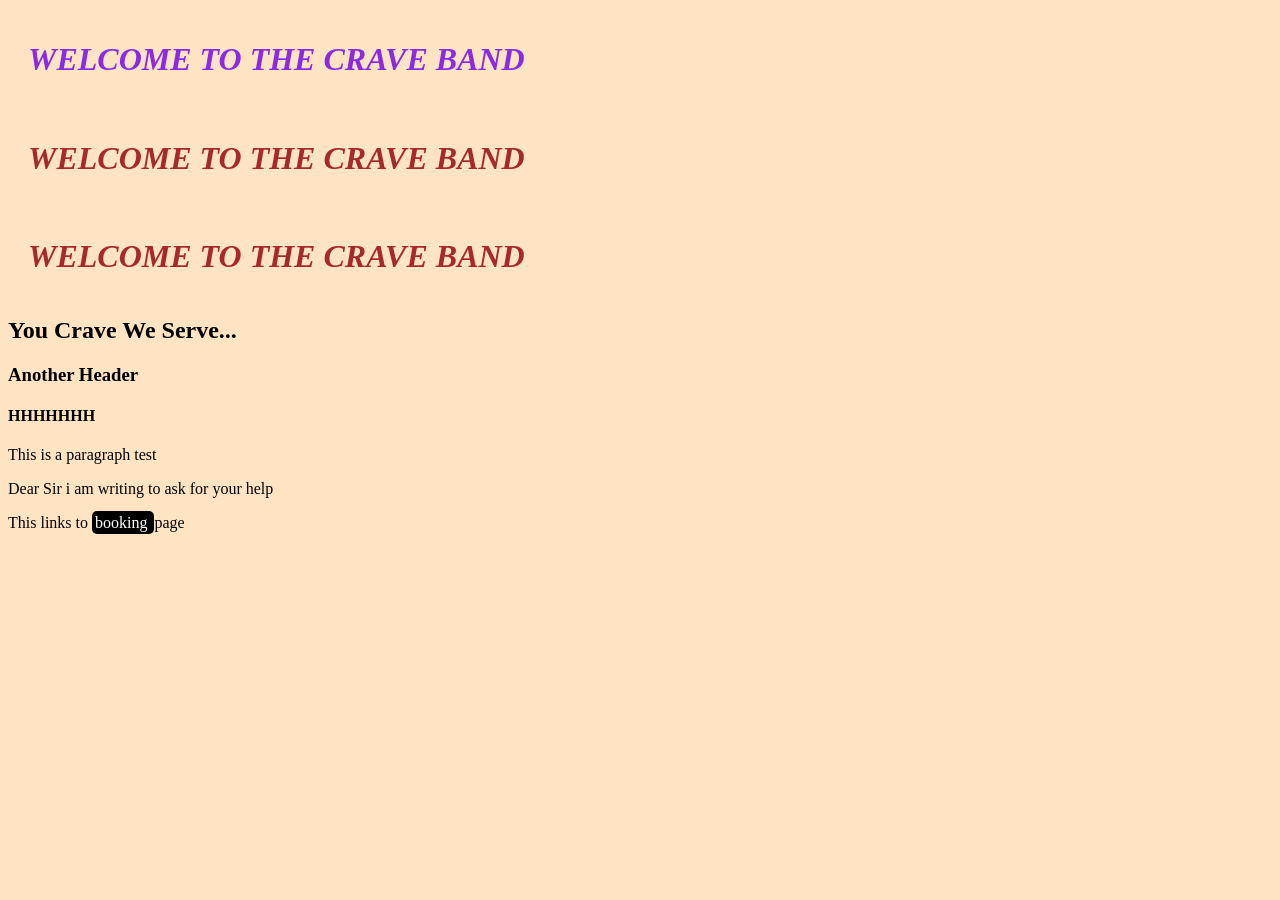
<file: index.html>
<!DOCTYPE html>
<html lang="en">
<head>
    <style>
h1 {
color: brown;
font-style: oblique;
padding: 20px;
}

.main-Header {
    color: blueviolet;
}
body {
background-color:bisque;
}

.button {
    background-color: black;
    padding: 3px;
    color: white;
    text-decoration: none;
    border-radius: 5px;
}




    </style>
    <meta charset="UTF-8">
    <meta name="viewport" content="width=device-width, initial-scale=1.0">
    <title>My first website</title>

</head>
<body>
    <h1 class="main-Header">WELCOME TO THE CRAVE BAND</h1>
    <h1>WELCOME TO THE CRAVE BAND</h1>
     <h1>WELCOME TO THE CRAVE BAND</h1>
<!-- example of inline styling in html-->
    <h2>You Crave We Serve...</h2>
    <h3>Another Header</h3>
    <h4>HHHHHHH</h4>
    <p>This is a paragraph test</p>
    

    <!-- <p>trying paragraph on vs code-->


    </p>

    <p> 
        Dear Sir i am writing to ask for your help
    </p>

    <div>
        <p></p>
    </div>


<p>This links to <a class="button" href="about.html">booking </a> page</p>
</body>
</html>
</file>
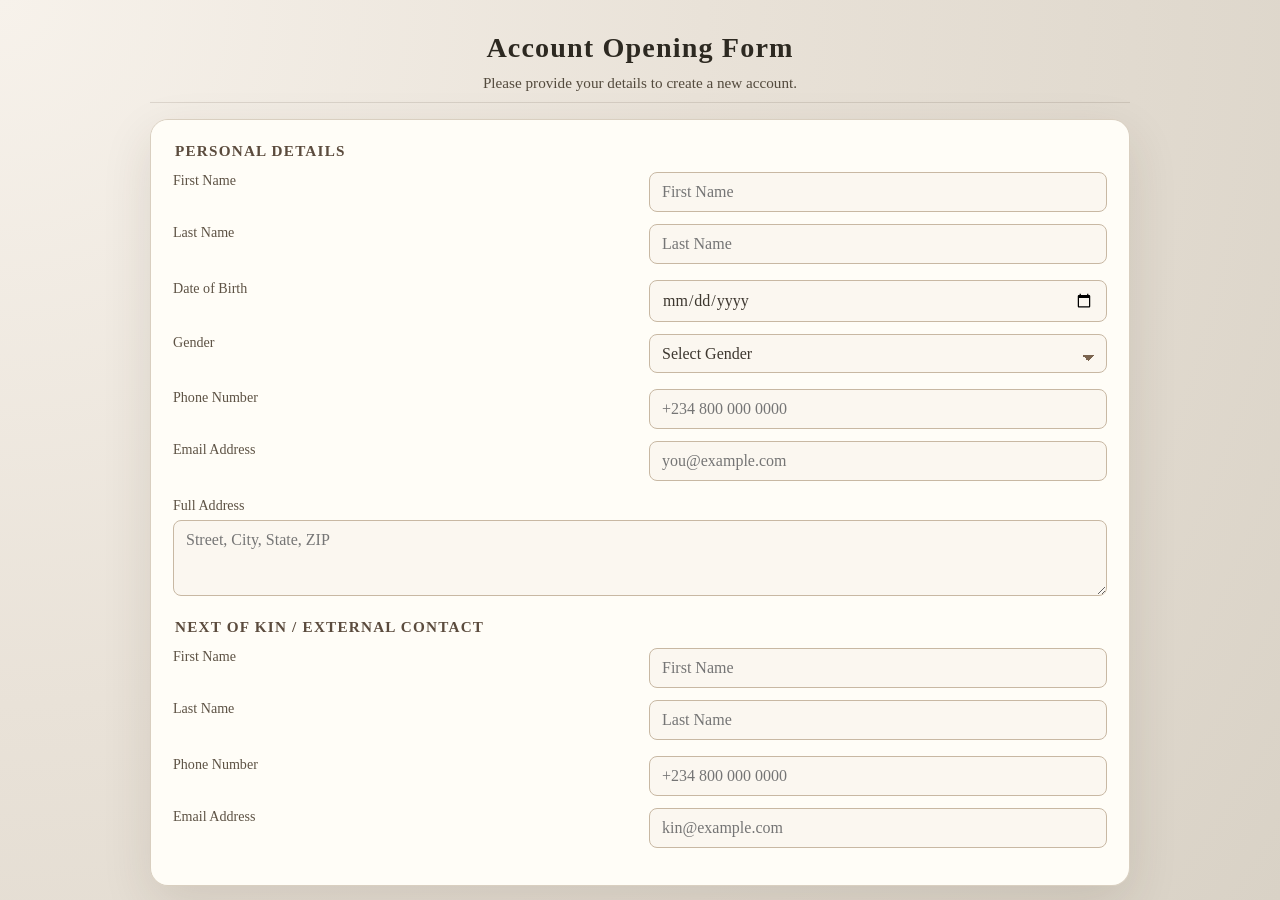
<file: Account_opening_form/index.html>
<!DOCTYPE html>
<html lang="en">
<head>
<meta charset="UTF-8">
<link rel="stylesheet" href="index.css">
<meta name="viewport" content="width=device-width, initial-scale=1.0">
<title>Account Opening Form</title>
</head>

<body>
<main class="page-wrap">
<section class="hero">
<h1>Account Opening Form</h1>
<p>Please provide your details to create a new account.</p>
</section>

<form class="form-container">
<fieldset class="section personal-info">
<legend>Personal Details</legend>
<div class="field-row">
<label for="first-name">First Name</label>
<input id="first-name" name="first-name" type="text" placeholder="First Name" required>
<label for="last-name">Last Name</label>
<input id="last-name" name="last-name" type="text" placeholder="Last Name" required>
</div>
<div class="field-row">
<label for="dob">Date of Birth</label>
<input id="dob" name="dob" type="date" required>
<label for="gender">Gender</label>
<select id="gender" name="gender" required>
<option value="">Select Gender</option>
<option value="female">Female</option>
<option value="male">Male</option>
<option value="other">Other</option>
</select>
</div>
<div class="field-row">
<label for="phone">Phone Number</label>
<input id="phone" name="phone" type="tel" placeholder="+234 800 000 0000" required>
<label for="email">Email Address</label>
<input id="email" name="email" type="email" placeholder="you@example.com" required>
</div>
<label for="address">Full Address</label>
<textarea id="address" name="address" rows="3" placeholder="Street, City, State, ZIP" required></textarea>
</fieldset>

<fieldset class="section external-contact">
<legend>Next of Kin / External Contact</legend>
<div class="field-row">
<label for="kin-first-name">First Name</label>
<input id="kin-first-name" name="kin-first-name" type="text" placeholder="First Name" required>
<label for="kin-last-name">Last Name</label>
<input id="kin-last-name" name="kin-last-name" type="text" placeholder="Last Name" required>
</div>
<div class="field-row">
<label for="kin-phone">Phone Number</label>
<input id="kin-phone" name="kin-phone" type="tel" placeholder="+234 800 000 0000" required>
<label for="kin-email">Email Address</label>
<input id="kin-email" name="kin-email" type="email" placeholder="kin@example.com" required>
</div>
</fieldset>

<fieldset class="section account-info">
<legend>Account Information</legend>
<div class="field-row">
<label for="account-type">Account Type</label>
<select id="account-type" name="account-type" required>
<option value="">Choose Account Type</option>
<option value="savings">Savings</option>
<option value="current">Current</option>
<option value="domiciliary">Domiciliary</option>
</select>
<label for="id-type">ID Type</label>
<select id="id-type" name="id-type" required>
<option value="">Choose ID Type</option>
<option value="voters-card">Voter's Card</option>
<option value="drivers-license">Driver's License</option>
<option value="passport">International Passport</option>
<option value="other">Other</option>
</select>
</div>
<div class="field-row">
<label for="id-number">ID Number</label>
<input id="id-number" name="id-number" type="text" placeholder="ID Number" required>
</div>
</fieldset>

<fieldset class="section security-info">
<legend>Security</legend>
<div class="field-row">
<label for="password">Password</label>
<input id="password" name="password" type="password" placeholder="Create Password" required>
<label for="confirm-password">Confirm Password</label>
<input id="confirm-password" name="confirm-password" type="password" placeholder="Confirm Password" required>
</div>
</fieldset>

<div class="form-actions">
<button type="submit">Open Account</button>
</div>
</form>
</main>
</body>
</html>
</file>
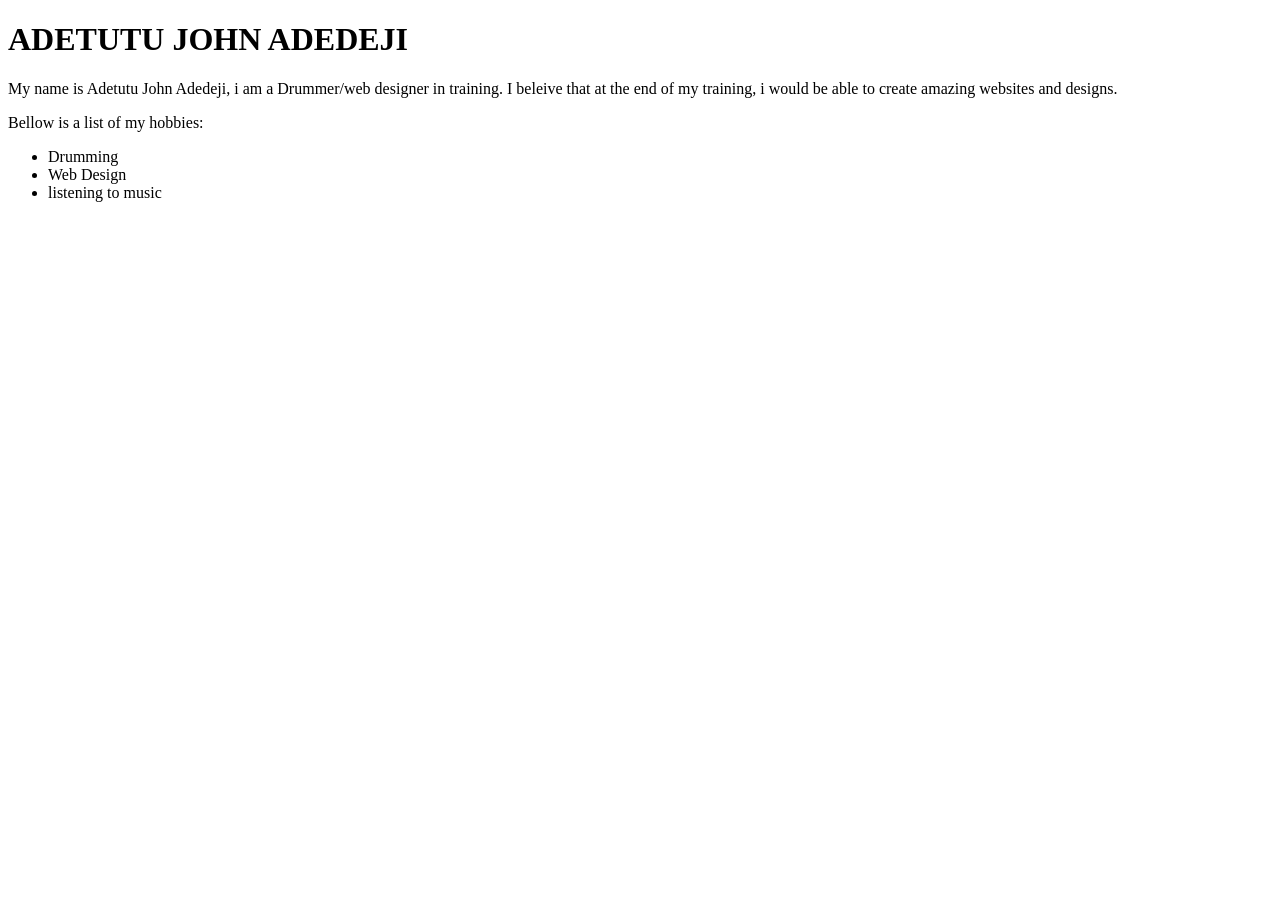
<file: assignment_new/index.html>
<!DOCTYPE html>
<html lang="en">
<head>
    <meta charset="UTF-8">
    <meta name="viewport" content="width=device-width, initial-scale=1.0">
    <title>Document</title>
</head>
<body><h1>ADETUTU JOHN ADEDEJI</h1>
  <P>My name is Adetutu John Adedeji, i am a Drummer/web designer in training.
    I beleive that at the end of my training, i would be able to create amazing websites and designs. </P>  

    <!-- Trying my assignment out for the first time -->
<p>Bellow is a list of my hobbies:</p>
    <ul>
        <li>Drumming</li>
        <li>Web Design</li>
        <li>listening to music</li>
    </ul>

    <!-- i dont know if i got it but this is my try  -->


    
</body>
</html>
</file>
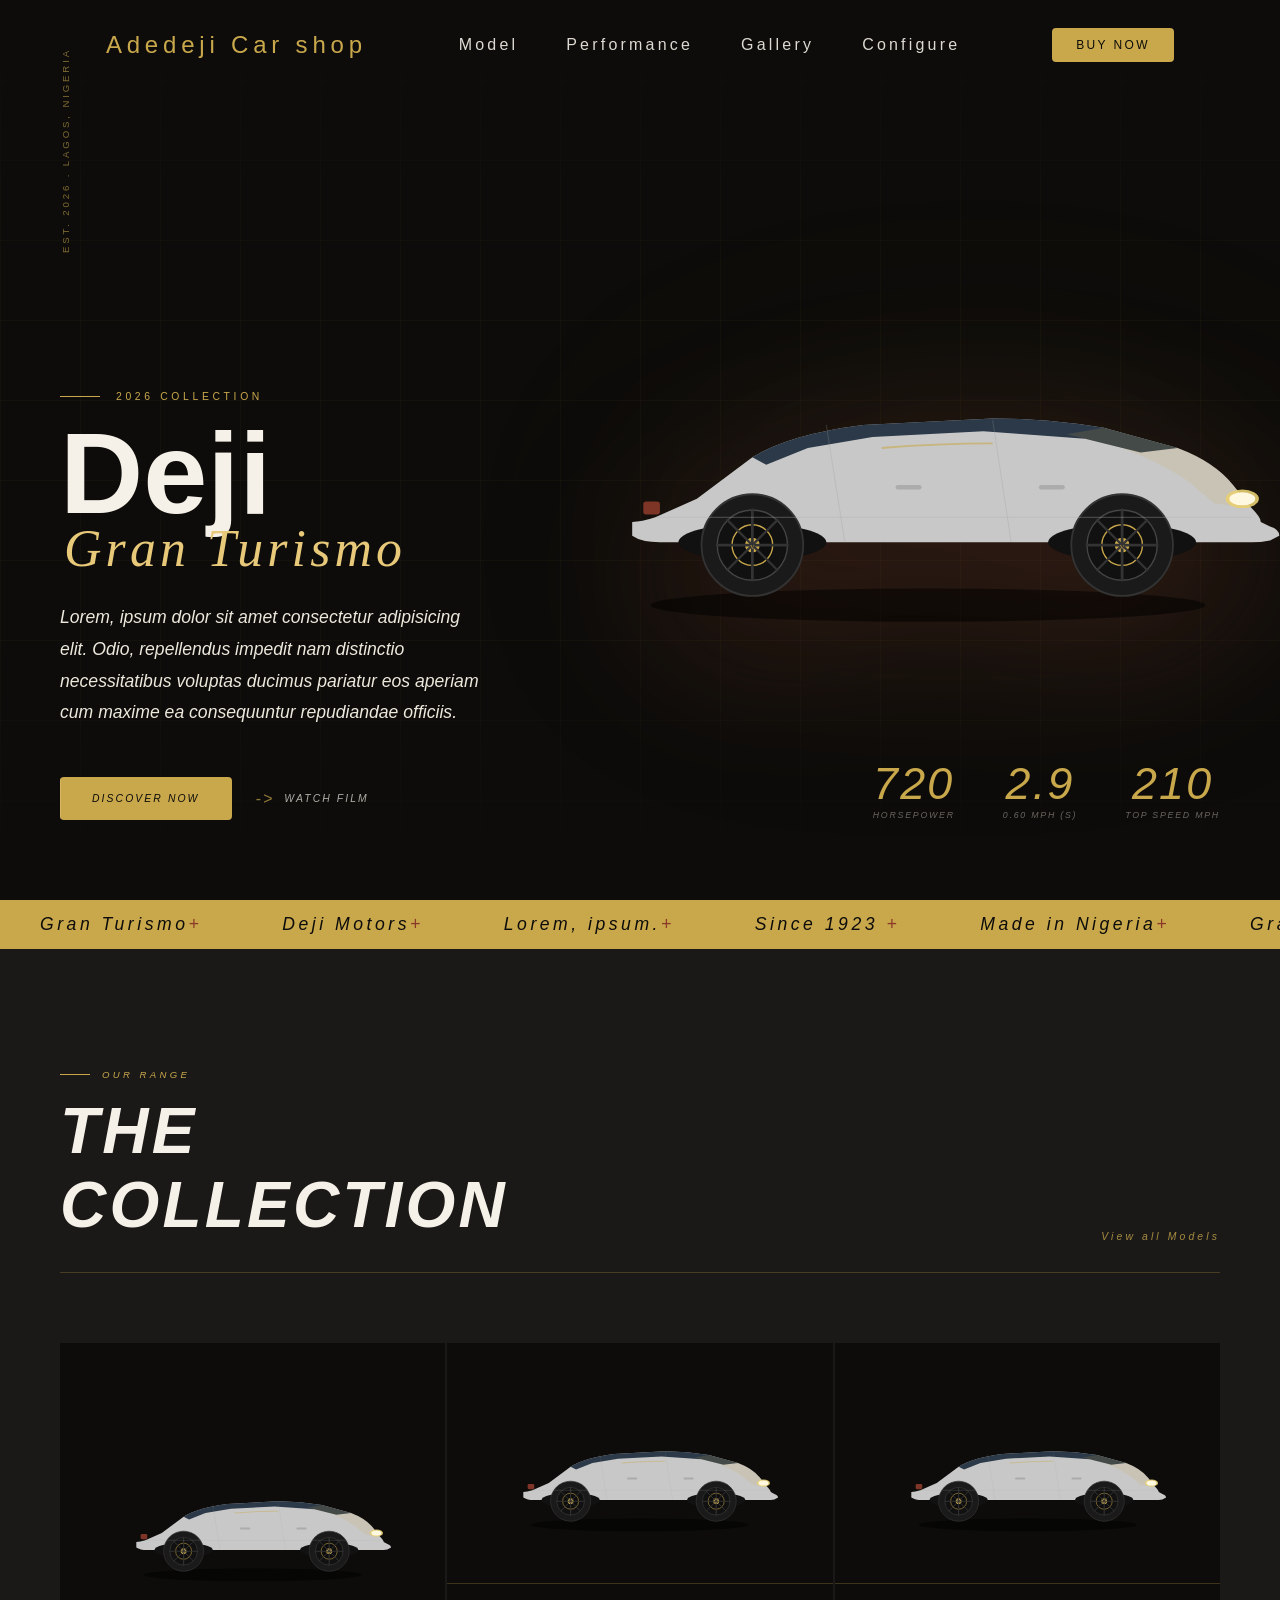
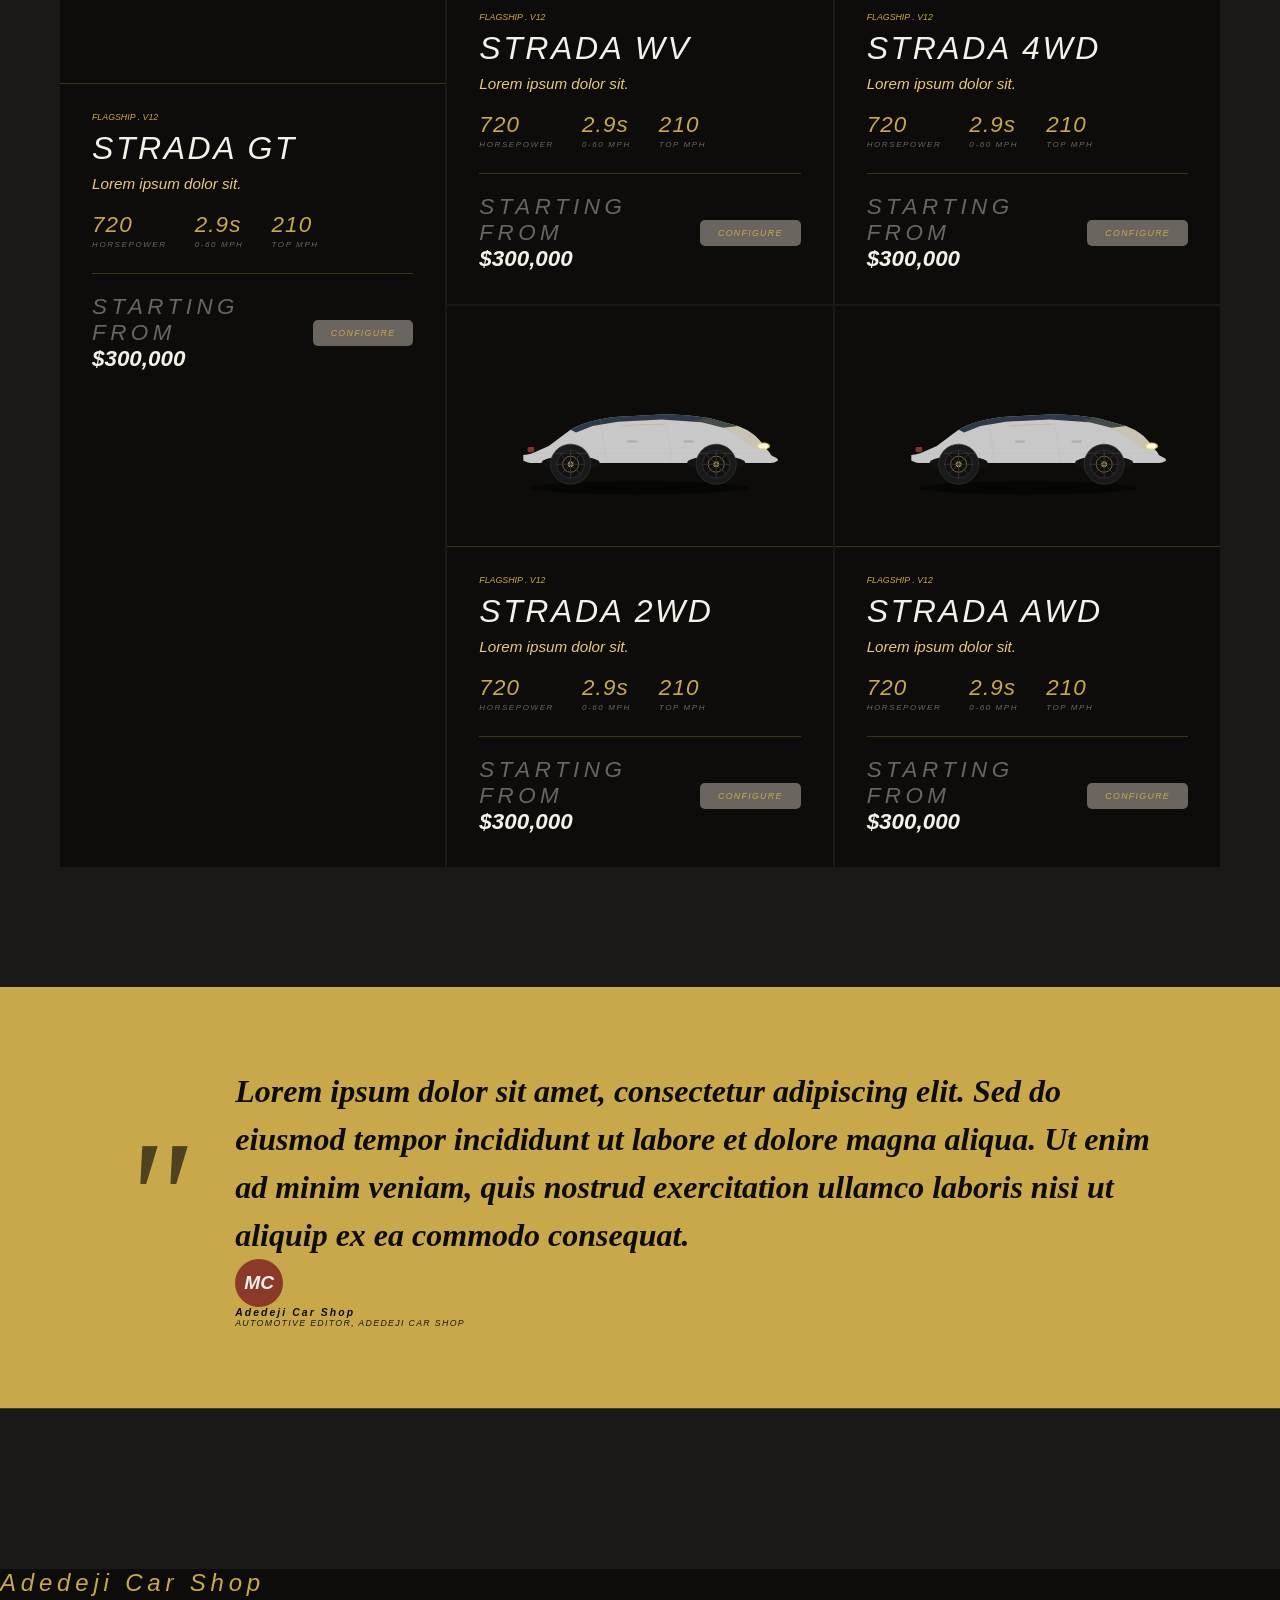
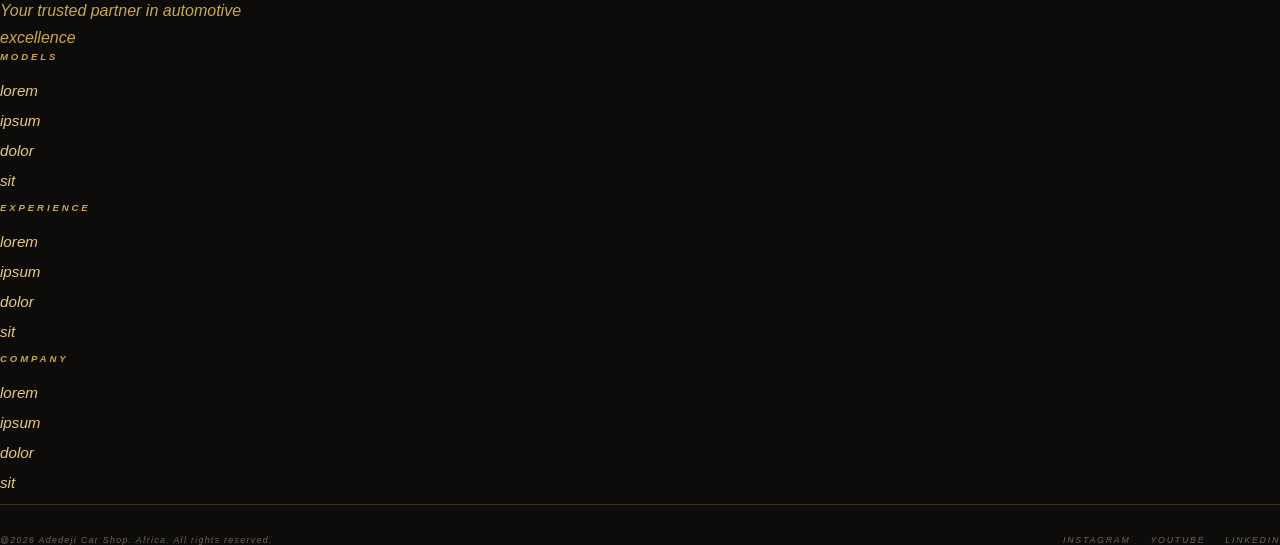
<file: car_website/index.html>
<!DOCTYPE html>
<html lang="en">

<head>
  <meta charset="UTF-8">
  <meta name="viewport" content="width=device-width, initial-scale=1.0">
  <title>Adedeji Car shop</title>

  <!-- my homepage style sheet -->
  <link rel="stylesheet" href="styles/styles.css">


</head>

<body>

  <!-- nav -->
  <nav>
    <!-- logo -->
    <a class="nav-logo" href="#">Adedeji Car shop</a>

    <button class="nav-toggle" aria-expanded="false" aria-label="Toggle navigation">
      <span class="bar"></span>
      <span class="bar"></span>
      <span class="bar"></span>
    </button>

    <!-- navigation links /nav links -->
    <ul class="nav-links">
      <li>
        <a href="">Model</a>
      </li>
      <li>
        <a href="">Performance</a>
      </li>
      <li>
        <a href="">Gallery</a>
      </li>
      <li>
        <a href="">Configure</a>
      </li>
    </ul>

    <a class="nav-cta" href="">Buy Now</a>
  </nav>

  <!-- hero -->
  <section class="hero">
    <div class="hero-bg"></div>
    <div class="hero-grid"></div>

    <span class="hero-tag">Est. 2026 . lagos, Nigeria</span>

    <!-- our car -->
    <div class="hero-car">
      <svg viewBox="0 0 900 400" xmlns="http://www.w3.org/2000/svg" class="car-svg">
        <!-- Shadow -->
        <ellipse cx="450" cy="370" rx="300" ry="18" fill="rgba(0,0,0,0.5)" />
        <!-- Body -->
        <path
          d="M130 280 Q140 280 155 275 L200 255 L260 210 Q300 185 380 175 L520 168 Q580 168 640 178 L720 200 Q760 215 780 240 L800 265 Q810 275 810 280 L820 285 Q830 288 830 295 L820 300 Q810 302 800 302 L160 302 Q140 302 130 295 Z"
          fill="#c8c8c8" />
        <!-- Glass top -->
        <path
          d="M260 210 Q300 185 380 175 L520 168 Q580 168 640 178 L720 200 L680 205 L620 190 L510 182 L390 188 L320 200 L275 218 Z"
          fill="#1a2a3a" opacity="0.9" />
        <!-- Hood stripe gold -->
        <path d="M640 178 L720 200 Q760 215 780 240 L800 265 L760 260 L730 235 Q700 215 660 200 L600 185 Z"
          fill="#c9a84c" opacity="0.15" />
        <!-- Wheel arches -->
        <ellipse cx="260" cy="302" rx="80" ry="20" fill="#111" />
        <ellipse cx="660" cy="302" rx="80" ry="20" fill="#111" />
        <!-- Wheels back -->
        <circle cx="260" cy="305" r="55" fill="#1a1a1a" stroke="#333" stroke-width="2" />
        <circle cx="260" cy="305" r="38" fill="#111" stroke="#444" stroke-width="1.5" />
        <circle cx="260" cy="305" r="22" fill="#0d0d0d" stroke="#c9a84c" stroke-width="1.5" />
        <circle cx="260" cy="305" r="8" fill="#c9a84c" />
        <!-- Spokes back -->
        <line x1="260" y1="267" x2="260" y2="343" stroke="#333" stroke-width="3" stroke-linecap="round" />
        <line x1="222" y1="305" x2="298" y2="305" stroke="#333" stroke-width="3" stroke-linecap="round" />
        <line x1="233" y1="278" x2="287" y2="332" stroke="#333" stroke-width="2.5" stroke-linecap="round" />
        <line x1="287" y1="278" x2="233" y2="332" stroke="#333" stroke-width="2.5" stroke-linecap="round" />
        <!-- Wheels front -->
        <circle cx="660" cy="305" r="55" fill="#1a1a1a" stroke="#333" stroke-width="2" />
        <circle cx="660" cy="305" r="38" fill="#111" stroke="#444" stroke-width="1.5" />
        <circle cx="660" cy="305" r="22" fill="#0d0d0d" stroke="#c9a84c" stroke-width="1.5" />
        <circle cx="660" cy="305" r="8" fill="#c9a84c" />
        <!-- Spokes front -->
        <line x1="660" y1="267" x2="660" y2="343" stroke="#333" stroke-width="3" stroke-linecap="round" />
        <line x1="622" y1="305" x2="698" y2="305" stroke="#333" stroke-width="3" stroke-linecap="round" />
        <line x1="633" y1="278" x2="687" y2="332" stroke="#333" stroke-width="2.5" stroke-linecap="round" />
        <line x1="687" y1="278" x2="633" y2="332" stroke="#333" stroke-width="2.5" stroke-linecap="round" />
        <!-- Side detail -->
        <path d="M155 275 L800 275" stroke="#b0b0b0" stroke-width="1.5" opacity="0.3" />
        <path d="M400 200 Q460 195 520 195" stroke="#c9a84c" stroke-width="2" opacity="0.6" fill="none" />
        <!-- Headlight -->
        <ellipse cx="790" cy="255" rx="18" ry="10" fill="#e8d070" opacity="0.9" />
        <ellipse cx="790" cy="255" rx="14" ry="7" fill="#fff8e0" />
        <!-- Tail light -->
        <rect x="142" y="258" width="18" height="14" rx="3" fill="#8b3a2a" opacity="0.9" />
        <!-- Door lines -->
        <path d="M340 175 L360 302" stroke="#999" stroke-width="1" opacity="0.3" fill="none" />
        <path d="M520 170 L540 302" stroke="#999" stroke-width="1" opacity="0.3" fill="none" />
        <!-- Door handles -->
        <rect x="415" y="240" width="28" height="5" rx="2.5" fill="#999" opacity="0.6" />
        <rect x="570" y="240" width="28" height="5" rx="2.5" fill="#999" opacity="0.6" />
        <!-- Logo on wheel center -->
        <text x="260" y="309" text-anchor="middle" font-size="7" fill="#c9a84c" font-family="Georgia">V</text>
        <text x="660" y="309" text-anchor="middle" font-size="7" fill="#c9a84c" font-family="Georgia">V</text>
      </svg>
    </div>

    <!-- hero content -->
    <div class="hero-content">
      <div class="hero-eyebrow">2026 Collection</div>
      <h1 class="hero-title">Deji<em>Gran Turismo</>
      </h1>
      <p class="hero-desc">Lorem, ipsum dolor sit amet consectetur adipisicing elit. Odio, repellendus impedit nam
        distinctio necessitatibus voluptas ducimus pariatur eos aperiam cum maxime ea consequuntur repudiandae officiis.
      </p>

      <!-- actions -->
      <div class="hero-actions">
        <a class="btn-primary" href="#"><span>Discover Now</span></a>
        <a class="btn-secondary" href="#">Watch Film</a>
      </div>
    </div>

    <!-- stats -->
    <div class="hero-stats">

      <div class="stat-item">
        <span class="stat-num">720</span>
        <span class="stat-label">Horsepower</span>
      </div>

      <div class="stat-item">
        <span class="stat-num">2.9</span>
        <span class="stat-label">0.60 mph (s)</span>
      </div>

      <div class="stat-item">
        <span class="stat-num">210</span>
        <span class="stat-label">Top Speed mph</span>
      </div>

    </div>

  </section>


  <!-- marquee -->
  <div class="marquee-strip">
    <div class="marquee-inner">
      <span class="marquee-item">Gran Turismo<span class="marquee-dot">+</span> </span>
      <span class="marquee-item">Deji Motors<span class="marquee-dot">+</span> </span>
      <span class="marquee-item">Lorem, ipsum.<span class="marquee-dot">+</span> </span>
      <span class="marquee-item">Since 1923 <span class="marquee-dot">+</span> </span>
      <span class="marquee-item">Made in Nigeria<span class="marquee-dot">+</span> </span>
      <span class="marquee-item">Gran Turismo<span class="marquee-dot">+</span> </span>
      <span class="marquee-item">Deji Motors<span class="marquee-dot">+</span> </span>
      <span class="marquee-item">Lorem, ipsum.<span class="marquee-dot">+</span> </span>
      <span class="marquee-item">Made in Nigeria<span class="marquee-dot">+</span> </span>
      <span class="marquee-item">Gran Turismo<span class="marquee-dot">+</span> </span>
      <span class="marquee-item">Deji Motors<span class="marquee-dot">+</span> </span>
      <span class="marquee-item">Lorem, ipsum.<span class="marquee-dot">+</span> </span>
      <span class="marquee-item">Since 1923<span class="marquee-dot">+</span> </span>
    </div>
  </div>


  <!-- cars {models} section -->
  <section class="models">

    <div class="section-header">
      <div>
        <div class="section-label">Our Range</div>
        <h2 class="section-title">THE <br> COLLECTION</h2>
      </div>
      <a href="#" class="section-link">View all Models</a>
    </div>

    <div class="models-grid">

      <!-- first card- Large -->
      <div class="model-card">
        <div class="model-visual">
          <div class="model-bg bg-1"></div>

          <!-- importing car SVG -->
          <svg viewBox="0 0 900 400" xmlns="http://www.w3.org/2000/svg" class="car-svg another-class ">
            <!-- Shadow -->
            <ellipse cx="450" cy="370" rx="300" ry="18" fill="rgba(0,0,0,0.5)" />
            <!-- Body -->
            <path
              d="M130 280 Q140 280 155 275 L200 255 L260 210 Q300 185 380 175 L520 168 Q580 168 640 178 L720 200 Q760 215 780 240 L800 265 Q810 275 810 280 L820 285 Q830 288 830 295 L820 300 Q810 302 800 302 L160 302 Q140 302 130 295 Z"
              fill="#c8c8c8" />
            <!-- Glass top -->
            <path
              d="M260 210 Q300 185 380 175 L520 168 Q580 168 640 178 L720 200 L680 205 L620 190 L510 182 L390 188 L320 200 L275 218 Z"
              fill="#1a2a3a" opacity="0.9" />
            <!-- Hood stripe gold -->
            <path d="M640 178 L720 200 Q760 215 780 240 L800 265 L760 260 L730 235 Q700 215 660 200 L600 185 Z"
              fill="#c9a84c" opacity="0.15" />
            <!-- Wheel arches -->
            <ellipse cx="260" cy="302" rx="80" ry="20" fill="#111" />
            <ellipse cx="660" cy="302" rx="80" ry="20" fill="#111" />
            <!-- Wheels back -->
            <circle cx="260" cy="305" r="55" fill="#1a1a1a" stroke="#333" stroke-width="2" />
            <circle cx="260" cy="305" r="38" fill="#111" stroke="#444" stroke-width="1.5" />
            <circle cx="260" cy="305" r="22" fill="#0d0d0d" stroke="#c9a84c" stroke-width="1.5" />
            <circle cx="260" cy="305" r="8" fill="#c9a84c" />
            <!-- Spokes back -->
            <line x1="260" y1="267" x2="260" y2="343" stroke="#333" stroke-width="3" stroke-linecap="round" />
            <line x1="222" y1="305" x2="298" y2="305" stroke="#333" stroke-width="3" stroke-linecap="round" />
            <line x1="233" y1="278" x2="287" y2="332" stroke="#333" stroke-width="2.5" stroke-linecap="round" />
            <line x1="287" y1="278" x2="233" y2="332" stroke="#333" stroke-width="2.5" stroke-linecap="round" />
            <!-- Wheels front -->
            <circle cx="660" cy="305" r="55" fill="#1a1a1a" stroke="#333" stroke-width="2" />
            <circle cx="660" cy="305" r="38" fill="#111" stroke="#444" stroke-width="1.5" />
            <circle cx="660" cy="305" r="22" fill="#0d0d0d" stroke="#c9a84c" stroke-width="1.5" />
            <circle cx="660" cy="305" r="8" fill="#c9a84c" />
            <!-- Spokes front -->
            <line x1="660" y1="267" x2="660" y2="343" stroke="#333" stroke-width="3" stroke-linecap="round" />
            <line x1="622" y1="305" x2="698" y2="305" stroke="#333" stroke-width="3" stroke-linecap="round" />
            <line x1="633" y1="278" x2="687" y2="332" stroke="#333" stroke-width="2.5" stroke-linecap="round" />
            <line x1="687" y1="278" x2="633" y2="332" stroke="#333" stroke-width="2.5" stroke-linecap="round" />
            <!-- Side detail -->
            <path d="M155 275 L800 275" stroke="#b0b0b0" stroke-width="1.5" opacity="0.3" />
            <path d="M400 200 Q460 195 520 195" stroke="#c9a84c" stroke-width="2" opacity="0.6" fill="none" />
            <!-- Headlight -->
            <ellipse cx="790" cy="255" rx="18" ry="10" fill="#e8d070" opacity="0.9" />
            <ellipse cx="790" cy="255" rx="14" ry="7" fill="#fff8e0" />
            <!-- Tail light -->
            <rect x="142" y="258" width="18" height="14" rx="3" fill="#8b3a2a" opacity="0.9" />
            <!-- Door lines -->
            <path d="M340 175 L360 302" stroke="#999" stroke-width="1" opacity="0.3" fill="none" />
            <path d="M520 170 L540 302" stroke="#999" stroke-width="1" opacity="0.3" fill="none" />
            <!-- Door handles -->
            <rect x="415" y="240" width="28" height="5" rx="2.5" fill="#999" opacity="0.6" />
            <rect x="570" y="240" width="28" height="5" rx="2.5" fill="#999" opacity="0.6" />
            <!-- Logo on wheel center -->
            <text x="260" y="309" text-anchor="middle" font-size="7" fill="#c9a84c" font-family="Georgia">V</text>
            <text x="660" y="309" text-anchor="middle" font-size="7" fill="#c9a84c" font-family="Georgia">V</text>
          </svg>

        </div>

        <div class="model-info">
          <!-- badge, name, price, stats, amount -->
          <div class="model-badge">Flagship . V12</div>
          <div class="model-name">STRADA GT</div>
          <div class="model-tagline">Lorem ipsum dolor sit.</div>

          <div class="model-specs">

            <!-- we have three specs -->
            <div class="spec">
              <div class="spec-val">720</div>
              <div class="spec-key">Horsepower</div>
            </div>

            <div class="spec">
              <div class="spec-val">2.9s</div>
              <div class="spec-key">0-60 mph</div>
            </div>

            <div class="spec">
              <div class="spec-val">210</div>
              <div class="spec-key">Top mph</div>
            </div>

          </div>

          <div class="model-price">
            <div>
              <div class="price-label">starting from</div>
              <div class="price-val">$300,000</div>
            </div>
            <a href="#" class="price-btn">configure</a>
          </div>
        </div>

      </div>

      <!-- second card -->
      <div class="model-card">
        <div class="model-visual">
          <div class="model-bg bg-2"></div>

          <!-- importing car SVG -->
          <svg viewBox="0 0 900 400" xmlns="http://www.w3.org/2000/svg" class="car-svg another-class ">
            <!-- Shadow -->
            <ellipse cx="450" cy="370" rx="300" ry="18" fill="rgba(0,0,0,0.5)" />
            <!-- Body -->
            <path
              d="M130 280 Q140 280 155 275 L200 255 L260 210 Q300 185 380 175 L520 168 Q580 168 640 178 L720 200 Q760 215 780 240 L800 265 Q810 275 810 280 L820 285 Q830 288 830 295 L820 300 Q810 302 800 302 L160 302 Q140 302 130 295 Z"
              fill="#c8c8c8" />
            <!-- Glass top -->
            <path
              d="M260 210 Q300 185 380 175 L520 168 Q580 168 640 178 L720 200 L680 205 L620 190 L510 182 L390 188 L320 200 L275 218 Z"
              fill="#1a2a3a" opacity="0.9" />
            <!-- Hood stripe gold -->
            <path d="M640 178 L720 200 Q760 215 780 240 L800 265 L760 260 L730 235 Q700 215 660 200 L600 185 Z"
              fill="#c9a84c" opacity="0.15" />
            <!-- Wheel arches -->
            <ellipse cx="260" cy="302" rx="80" ry="20" fill="#111" />
            <ellipse cx="660" cy="302" rx="80" ry="20" fill="#111" />
            <!-- Wheels back -->
            <circle cx="260" cy="305" r="55" fill="#1a1a1a" stroke="#333" stroke-width="2" />
            <circle cx="260" cy="305" r="38" fill="#111" stroke="#444" stroke-width="1.5" />
            <circle cx="260" cy="305" r="22" fill="#0d0d0d" stroke="#c9a84c" stroke-width="1.5" />
            <circle cx="260" cy="305" r="8" fill="#c9a84c" />
            <!-- Spokes back -->
            <line x1="260" y1="267" x2="260" y2="343" stroke="#333" stroke-width="3" stroke-linecap="round" />
            <line x1="222" y1="305" x2="298" y2="305" stroke="#333" stroke-width="3" stroke-linecap="round" />
            <line x1="233" y1="278" x2="287" y2="332" stroke="#333" stroke-width="2.5" stroke-linecap="round" />
            <line x1="287" y1="278" x2="233" y2="332" stroke="#333" stroke-width="2.5" stroke-linecap="round" />
            <!-- Wheels front -->
            <circle cx="660" cy="305" r="55" fill="#1a1a1a" stroke="#333" stroke-width="2" />
            <circle cx="660" cy="305" r="38" fill="#111" stroke="#444" stroke-width="1.5" />
            <circle cx="660" cy="305" r="22" fill="#0d0d0d" stroke="#c9a84c" stroke-width="1.5" />
            <circle cx="660" cy="305" r="8" fill="#c9a84c" />
            <!-- Spokes front -->
            <line x1="660" y1="267" x2="660" y2="343" stroke="#333" stroke-width="3" stroke-linecap="round" />
            <line x1="622" y1="305" x2="698" y2="305" stroke="#333" stroke-width="3" stroke-linecap="round" />
            <line x1="633" y1="278" x2="687" y2="332" stroke="#333" stroke-width="2.5" stroke-linecap="round" />
            <line x1="687" y1="278" x2="633" y2="332" stroke="#333" stroke-width="2.5" stroke-linecap="round" />
            <!-- Side detail -->
            <path d="M155 275 L800 275" stroke="#b0b0b0" stroke-width="1.5" opacity="0.3" />
            <path d="M400 200 Q460 195 520 195" stroke="#c9a84c" stroke-width="2" opacity="0.6" fill="none" />
            <!-- Headlight -->
            <ellipse cx="790" cy="255" rx="18" ry="10" fill="#e8d070" opacity="0.9" />
            <ellipse cx="790" cy="255" rx="14" ry="7" fill="#fff8e0" />
            <!-- Tail light -->
            <rect x="142" y="258" width="18" height="14" rx="3" fill="#8b3a2a" opacity="0.9" />
            <!-- Door lines -->
            <path d="M340 175 L360 302" stroke="#999" stroke-width="1" opacity="0.3" fill="none" />
            <path d="M520 170 L540 302" stroke="#999" stroke-width="1" opacity="0.3" fill="none" />
            <!-- Door handles -->
            <rect x="415" y="240" width="28" height="5" rx="2.5" fill="#999" opacity="0.6" />
            <rect x="570" y="240" width="28" height="5" rx="2.5" fill="#999" opacity="0.6" />
            <!-- Logo on wheel center -->
            <text x="260" y="309" text-anchor="middle" font-size="7" fill="#c9a84c" font-family="Georgia">V</text>
            <text x="660" y="309" text-anchor="middle" font-size="7" fill="#c9a84c" font-family="Georgia">V</text>
          </svg>

        </div>

        <div class="model-info">
          <!-- badge, name, price, stats, amount -->
          <div class="model-badge">Flagship . V12</div>
          <div class="model-name">STRADA WV</div>
          <div class="model-tagline">Lorem ipsum dolor sit.</div>

          <div class="model-specs">

            <!-- we have three specs -->
            <div class="spec">
              <div class="spec-val">720</div>
              <div class="spec-key">Horsepower</div>
            </div>

            <div class="spec">
              <div class="spec-val">2.9s</div>
              <div class="spec-key">0-60 mph</div>
            </div>

            <div class="spec">
              <div class="spec-val">210</div>
              <div class="spec-key">Top mph</div>
            </div>

          </div>

          <div class="model-price">
            <div>
              <div class="price-label">starting from</div>
              <div class="price-val">$300,000</div>
            </div>
            <a href="#" class="price-btn">configure</a>
          </div>
        </div>

      </div>

      <!-- third card -->
      <div class="model-card">
        <div class="model-visual">
          <div class="model-bg bg-3"></div>

          <!-- importing car SVG -->
          <svg viewBox="0 0 900 400" xmlns="http://www.w3.org/2000/svg" class="car-svg another-class ">
            <!-- Shadow -->
            <ellipse cx="450" cy="370" rx="300" ry="18" fill="rgba(0,0,0,0.5)" />
            <!-- Body -->
            <path
              d="M130 280 Q140 280 155 275 L200 255 L260 210 Q300 185 380 175 L520 168 Q580 168 640 178 L720 200 Q760 215 780 240 L800 265 Q810 275 810 280 L820 285 Q830 288 830 295 L820 300 Q810 302 800 302 L160 302 Q140 302 130 295 Z"
              fill="#c8c8c8" />
            <!-- Glass top -->
            <path
              d="M260 210 Q300 185 380 175 L520 168 Q580 168 640 178 L720 200 L680 205 L620 190 L510 182 L390 188 L320 200 L275 218 Z"
              fill="#1a2a3a" opacity="0.9" />
            <!-- Hood stripe gold -->
            <path d="M640 178 L720 200 Q760 215 780 240 L800 265 L760 260 L730 235 Q700 215 660 200 L600 185 Z"
              fill="#c9a84c" opacity="0.15" />
            <!-- Wheel arches -->
            <ellipse cx="260" cy="302" rx="80" ry="20" fill="#111" />
            <ellipse cx="660" cy="302" rx="80" ry="20" fill="#111" />
            <!-- Wheels back -->
            <circle cx="260" cy="305" r="55" fill="#1a1a1a" stroke="#333" stroke-width="2" />
            <circle cx="260" cy="305" r="38" fill="#111" stroke="#444" stroke-width="1.5" />
            <circle cx="260" cy="305" r="22" fill="#0d0d0d" stroke="#c9a84c" stroke-width="1.5" />
            <circle cx="260" cy="305" r="8" fill="#c9a84c" />
            <!-- Spokes back -->
            <line x1="260" y1="267" x2="260" y2="343" stroke="#333" stroke-width="3" stroke-linecap="round" />
            <line x1="222" y1="305" x2="298" y2="305" stroke="#333" stroke-width="3" stroke-linecap="round" />
            <line x1="233" y1="278" x2="287" y2="332" stroke="#333" stroke-width="2.5" stroke-linecap="round" />
            <line x1="287" y1="278" x2="233" y2="332" stroke="#333" stroke-width="2.5" stroke-linecap="round" />
            <!-- Wheels front -->
            <circle cx="660" cy="305" r="55" fill="#1a1a1a" stroke="#333" stroke-width="2" />
            <circle cx="660" cy="305" r="38" fill="#111" stroke="#444" stroke-width="1.5" />
            <circle cx="660" cy="305" r="22" fill="#0d0d0d" stroke="#c9a84c" stroke-width="1.5" />
            <circle cx="660" cy="305" r="8" fill="#c9a84c" />
            <!-- Spokes front -->
            <line x1="660" y1="267" x2="660" y2="343" stroke="#333" stroke-width="3" stroke-linecap="round" />
            <line x1="622" y1="305" x2="698" y2="305" stroke="#333" stroke-width="3" stroke-linecap="round" />
            <line x1="633" y1="278" x2="687" y2="332" stroke="#333" stroke-width="2.5" stroke-linecap="round" />
            <line x1="687" y1="278" x2="633" y2="332" stroke="#333" stroke-width="2.5" stroke-linecap="round" />
            <!-- Side detail -->
            <path d="M155 275 L800 275" stroke="#b0b0b0" stroke-width="1.5" opacity="0.3" />
            <path d="M400 200 Q460 195 520 195" stroke="#c9a84c" stroke-width="2" opacity="0.6" fill="none" />
            <!-- Headlight -->
            <ellipse cx="790" cy="255" rx="18" ry="10" fill="#e8d070" opacity="0.9" />
            <ellipse cx="790" cy="255" rx="14" ry="7" fill="#fff8e0" />
            <!-- Tail light -->
            <rect x="142" y="258" width="18" height="14" rx="3" fill="#8b3a2a" opacity="0.9" />
            <!-- Door lines -->
            <path d="M340 175 L360 302" stroke="#999" stroke-width="1" opacity="0.3" fill="none" />
            <path d="M520 170 L540 302" stroke="#999" stroke-width="1" opacity="0.3" fill="none" />
            <!-- Door handles -->
            <rect x="415" y="240" width="28" height="5" rx="2.5" fill="#999" opacity="0.6" />
            <rect x="570" y="240" width="28" height="5" rx="2.5" fill="#999" opacity="0.6" />
            <!-- Logo on wheel center -->
            <text x="260" y="309" text-anchor="middle" font-size="7" fill="#c9a84c" font-family="Georgia">V</text>
            <text x="660" y="309" text-anchor="middle" font-size="7" fill="#c9a84c" font-family="Georgia">V</text>
          </svg>

        </div>

        <div class="model-info">
          <!-- badge, name, price, stats, amount -->
          <div class="model-badge">Flagship . V12</div>
          <div class="model-name">STRADA 4WD</div>
          <div class="model-tagline">Lorem ipsum dolor sit.</div>

          <div class="model-specs">

            <!-- we have three specs -->
            <div class="spec">
              <div class="spec-val">720</div>
              <div class="spec-key">Horsepower</div>
            </div>

            <div class="spec">
              <div class="spec-val">2.9s</div>
              <div class="spec-key">0-60 mph</div>
            </div>

            <div class="spec">
              <div class="spec-val">210</div>
              <div class="spec-key">Top mph</div>
            </div>

          </div>

          <div class="model-price">
            <div>
              <div class="price-label">starting from</div>
              <div class="price-val">$300,000</div>
            </div>
            <a href="#" class="price-btn">configure</a>
          </div>
        </div>

      </div>

      <!-- fourth card -->
      <div class="model-card">
        <div class="model-visual">
          <div class="model-bg bg-4"></div>

          <!-- importing car SVG -->
          <svg viewBox="0 0 900 400" xmlns="http://www.w3.org/2000/svg" class="car-svg another-class ">
            <!-- Shadow -->
            <ellipse cx="450" cy="370" rx="300" ry="18" fill="rgba(0,0,0,0.5)" />
            <!-- Body -->
            <path
              d="M130 280 Q140 280 155 275 L200 255 L260 210 Q300 185 380 175 L520 168 Q580 168 640 178 L720 200 Q760 215 780 240 L800 265 Q810 275 810 280 L820 285 Q830 288 830 295 L820 300 Q810 302 800 302 L160 302 Q140 302 130 295 Z"
              fill="#c8c8c8" />
            <!-- Glass top -->
            <path
              d="M260 210 Q300 185 380 175 L520 168 Q580 168 640 178 L720 200 L680 205 L620 190 L510 182 L390 188 L320 200 L275 218 Z"
              fill="#1a2a3a" opacity="0.9" />
            <!-- Hood stripe gold -->
            <path d="M640 178 L720 200 Q760 215 780 240 L800 265 L760 260 L730 235 Q700 215 660 200 L600 185 Z"
              fill="#c9a84c" opacity="0.15" />
            <!-- Wheel arches -->
            <ellipse cx="260" cy="302" rx="80" ry="20" fill="#111" />
            <ellipse cx="660" cy="302" rx="80" ry="20" fill="#111" />
            <!-- Wheels back -->
            <circle cx="260" cy="305" r="55" fill="#1a1a1a" stroke="#333" stroke-width="2" />
            <circle cx="260" cy="305" r="38" fill="#111" stroke="#444" stroke-width="1.5" />
            <circle cx="260" cy="305" r="22" fill="#0d0d0d" stroke="#c9a84c" stroke-width="1.5" />
            <circle cx="260" cy="305" r="8" fill="#c9a84c" />
            <!-- Spokes back -->
            <line x1="260" y1="267" x2="260" y2="343" stroke="#333" stroke-width="3" stroke-linecap="round" />
            <line x1="222" y1="305" x2="298" y2="305" stroke="#333" stroke-width="3" stroke-linecap="round" />
            <line x1="233" y1="278" x2="287" y2="332" stroke="#333" stroke-width="2.5" stroke-linecap="round" />
            <line x1="287" y1="278" x2="233" y2="332" stroke="#333" stroke-width="2.5" stroke-linecap="round" />
            <!-- Wheels front -->
            <circle cx="660" cy="305" r="55" fill="#1a1a1a" stroke="#333" stroke-width="2" />
            <circle cx="660" cy="305" r="38" fill="#111" stroke="#444" stroke-width="1.5" />
            <circle cx="660" cy="305" r="22" fill="#0d0d0d" stroke="#c9a84c" stroke-width="1.5" />
            <circle cx="660" cy="305" r="8" fill="#c9a84c" />
            <!-- Spokes front -->
            <line x1="660" y1="267" x2="660" y2="343" stroke="#333" stroke-width="3" stroke-linecap="round" />
            <line x1="622" y1="305" x2="698" y2="305" stroke="#333" stroke-width="3" stroke-linecap="round" />
            <line x1="633" y1="278" x2="687" y2="332" stroke="#333" stroke-width="2.5" stroke-linecap="round" />
            <line x1="687" y1="278" x2="633" y2="332" stroke="#333" stroke-width="2.5" stroke-linecap="round" />
            <!-- Side detail -->
            <path d="M155 275 L800 275" stroke="#b0b0b0" stroke-width="1.5" opacity="0.3" />
            <path d="M400 200 Q460 195 520 195" stroke="#c9a84c" stroke-width="2" opacity="0.6" fill="none" />
            <!-- Headlight -->
            <ellipse cx="790" cy="255" rx="18" ry="10" fill="#e8d070" opacity="0.9" />
            <ellipse cx="790" cy="255" rx="14" ry="7" fill="#fff8e0" />
            <!-- Tail light -->
            <rect x="142" y="258" width="18" height="14" rx="3" fill="#8b3a2a" opacity="0.9" />
            <!-- Door lines -->
            <path d="M340 175 L360 302" stroke="#999" stroke-width="1" opacity="0.3" fill="none" />
            <path d="M520 170 L540 302" stroke="#999" stroke-width="1" opacity="0.3" fill="none" />
            <!-- Door handles -->
            <rect x="415" y="240" width="28" height="5" rx="2.5" fill="#999" opacity="0.6" />
            <rect x="570" y="240" width="28" height="5" rx="2.5" fill="#999" opacity="0.6" />
            <!-- Logo on wheel center -->
            <text x="260" y="309" text-anchor="middle" font-size="7" fill="#c9a84c" font-family="Georgia">V</text>
            <text x="660" y="309" text-anchor="middle" font-size="7" fill="#c9a84c" font-family="Georgia">V</text>
          </svg>

        </div>

        <div class="model-info">
          <!-- badge, name, price, stats, amount -->
          <div class="model-badge">Flagship . V12</div>
          <div class="model-name">STRADA 2WD</div>
          <div class="model-tagline">Lorem ipsum dolor sit.</div>

          <div class="model-specs">

            <!-- we have three specs -->
            <div class="spec">
              <div class="spec-val">720</div>
              <div class="spec-key">Horsepower</div>
            </div>

            <div class="spec">
              <div class="spec-val">2.9s</div>
              <div class="spec-key">0-60 mph</div>
            </div>

            <div class="spec">
              <div class="spec-val">210</div>
              <div class="spec-key">Top mph</div>
            </div>

          </div>

          <div class="model-price">
            <div>
              <div class="price-label">starting from</div>
              <div class="price-val">$300,000</div>
            </div>
            <a href="#" class="price-btn">configure</a>
          </div>
        </div>

      </div>

      <!-- fifth card -->
      <div class="model-card">
        <div class="model-visual">
          <div class="model-bg bg-5"></div>

          <!-- importing car SVG -->
          <svg viewBox="0 0 900 400" xmlns="http://www.w3.org/2000/svg" class="car-svg another-class ">
            <!-- Shadow -->
            <ellipse cx="450" cy="370" rx="300" ry="18" fill="rgba(0,0,0,0.5)" />
            <!-- Body -->
            <path
              d="M130 280 Q140 280 155 275 L200 255 L260 210 Q300 185 380 175 L520 168 Q580 168 640 178 L720 200 Q760 215 780 240 L800 265 Q810 275 810 280 L820 285 Q830 288 830 295 L820 300 Q810 302 800 302 L160 302 Q140 302 130 295 Z"
              fill="#c8c8c8" />
            <!-- Glass top -->
            <path
              d="M260 210 Q300 185 380 175 L520 168 Q580 168 640 178 L720 200 L680 205 L620 190 L510 182 L390 188 L320 200 L275 218 Z"
              fill="#1a2a3a" opacity="0.9" />
            <!-- Hood stripe gold -->
            <path d="M640 178 L720 200 Q760 215 780 240 L800 265 L760 260 L730 235 Q700 215 660 200 L600 185 Z"
              fill="#c9a84c" opacity="0.15" />
            <!-- Wheel arches -->
            <ellipse cx="260" cy="302" rx="80" ry="20" fill="#111" />
            <ellipse cx="660" cy="302" rx="80" ry="20" fill="#111" />
            <!-- Wheels back -->
            <circle cx="260" cy="305" r="55" fill="#1a1a1a" stroke="#333" stroke-width="2" />
            <circle cx="260" cy="305" r="38" fill="#111" stroke="#444" stroke-width="1.5" />
            <circle cx="260" cy="305" r="22" fill="#0d0d0d" stroke="#c9a84c" stroke-width="1.5" />
            <circle cx="260" cy="305" r="8" fill="#c9a84c" />
            <!-- Spokes back -->
            <line x1="260" y1="267" x2="260" y2="343" stroke="#333" stroke-width="3" stroke-linecap="round" />
            <line x1="222" y1="305" x2="298" y2="305" stroke="#333" stroke-width="3" stroke-linecap="round" />
            <line x1="233" y1="278" x2="287" y2="332" stroke="#333" stroke-width="2.5" stroke-linecap="round" />
            <line x1="287" y1="278" x2="233" y2="332" stroke="#333" stroke-width="2.5" stroke-linecap="round" />
            <!-- Wheels front -->
            <circle cx="660" cy="305" r="55" fill="#1a1a1a" stroke="#333" stroke-width="2" />
            <circle cx="660" cy="305" r="38" fill="#111" stroke="#444" stroke-width="1.5" />
            <circle cx="660" cy="305" r="22" fill="#0d0d0d" stroke="#c9a84c" stroke-width="1.5" />
            <circle cx="660" cy="305" r="8" fill="#c9a84c" />
            <!-- Spokes front -->
            <line x1="660" y1="267" x2="660" y2="343" stroke="#333" stroke-width="3" stroke-linecap="round" />
            <line x1="622" y1="305" x2="698" y2="305" stroke="#333" stroke-width="3" stroke-linecap="round" />
            <line x1="633" y1="278" x2="687" y2="332" stroke="#333" stroke-width="2.5" stroke-linecap="round" />
            <line x1="687" y1="278" x2="633" y2="332" stroke="#333" stroke-width="2.5" stroke-linecap="round" />
            <!-- Side detail -->
            <path d="M155 275 L800 275" stroke="#b0b0b0" stroke-width="1.5" opacity="0.3" />
            <path d="M400 200 Q460 195 520 195" stroke="#c9a84c" stroke-width="2" opacity="0.6" fill="none" />
            <!-- Headlight -->
            <ellipse cx="790" cy="255" rx="18" ry="10" fill="#e8d070" opacity="0.9" />
            <ellipse cx="790" cy="255" rx="14" ry="7" fill="#fff8e0" />
            <!-- Tail light -->
            <rect x="142" y="258" width="18" height="14" rx="3" fill="#8b3a2a" opacity="0.9" />
            <!-- Door lines -->
            <path d="M340 175 L360 302" stroke="#999" stroke-width="1" opacity="0.3" fill="none" />
            <path d="M520 170 L540 302" stroke="#999" stroke-width="1" opacity="0.3" fill="none" />
            <!-- Door handles -->
            <rect x="415" y="240" width="28" height="5" rx="2.5" fill="#999" opacity="0.6" />
            <rect x="570" y="240" width="28" height="5" rx="2.5" fill="#999" opacity="0.6" />
            <!-- Logo on wheel center -->
            <text x="260" y="309" text-anchor="middle" font-size="7" fill="#c9a84c" font-family="Georgia">V</text>
            <text x="660" y="309" text-anchor="middle" font-size="7" fill="#c9a84c" font-family="Georgia">V</text>
          </svg>

        </div>

        <div class="model-info">
          <!-- badge, name, price, stats, amount -->
          <div class="model-badge">Flagship . V12</div>
          <div class="model-name">STRADA AWD</div>
          <div class="model-tagline">Lorem ipsum dolor sit.</div>

          <div class="model-specs">

            <!-- we have three specs -->
            <div class="spec">
              <div class="spec-val">720</div>
              <div class="spec-key">Horsepower</div>
            </div>

            <div class="spec">
              <div class="spec-val">2.9s</div>
              <div class="spec-key">0-60 mph</div>
            </div>

            <div class="spec">
              <div class="spec-val">210</div>
              <div class="spec-key">Top mph</div>
            </div>

          </div>

          <div class="model-price">
            <div>
              <div class="price-label">starting from</div>
              <div class="price-val">$300,000</div>
            </div>
            <a href="#" class="price-btn">configure</a>
          </div>
        </div>

      </div>


    </div>

  </section>
  <!-- testimonials -->
   <div class="testimonials-section">
    <div class="quote-mark">"</div>
    <div class="testimonial-content">
      <p class="testimonial-text">Lorem ipsum dolor sit amet, consectetur adipiscing elit. Sed do eiusmod tempor incididunt ut labore et dolore magna aliqua. Ut enim ad minim veniam, quis nostrud exercitation ullamco laboris nisi ut aliquip ex ea commodo consequat.</p>
      <div class="testimonial-author"></div>
      <!-- avatar (dp), name title -->
       <div class="author-avatar">MC</div>
       <div>
        <div class="author-name">Adedeji Car Shop</div>
        <div class="author-title">Automotive Editor, Adedeji Car Shop</div>
       </div>
    </div>  
   </div>
    

  <!-- footer -->
  <footer>
</footer>

  <script src="scripts/menu.js" defer></script>
  <!-- logo, footer links -->
   <div class="footer-brand">
    <a href="#" class="nav-logo">Adedeji Car Shop</a>
    <p class="footer-tagline">Your trusted partner in automotive excellence</p>
   </div>

   <!-- footer models -->
<div class="footer-col">
  <h5>Models</h5>
  
  <ul>
    <li><a href="#">lorem</a></li>
    <li><a href="#">ipsum</a></li>
    <li><a href="#">dolor</a></li>
    <li><a href="#">sit</a></li>
  </ul>
</div>

<div class="footer-col">
  <h5>Experience</h5>
  
  <ul>
    <li><a href="#">lorem</a></li>
    <li><a href="#">ipsum</a></li>
    <li><a href="#">dolor</a></li>
    <li><a href="#">sit</a></li>
  </ul>
</div>


<div class="footer-col">
  <h5>Company</h5>
  
  <ul>
    <li><a href="#">lorem</a></li>
    <li><a href="#">ipsum</a></li>
    <li><a href="#">dolor</a></li>
    <li><a href="#">sit</a></li>
  </ul>
</div>



 </div>

 <div class="footer-bottom">
 <span class="footer-copy">@2026 Adedeji Car Shop. Africa. All rights reserved.</span>

  <div class="footer-socials">
    <a href="#" class="social-link">Instagram</a>
    <a href="#" class="social-link">YouTube</a>
    <a href="#" class="social-link">LinkedIn</a>
 </div>
  </footer>

</body>

</html>
</file>
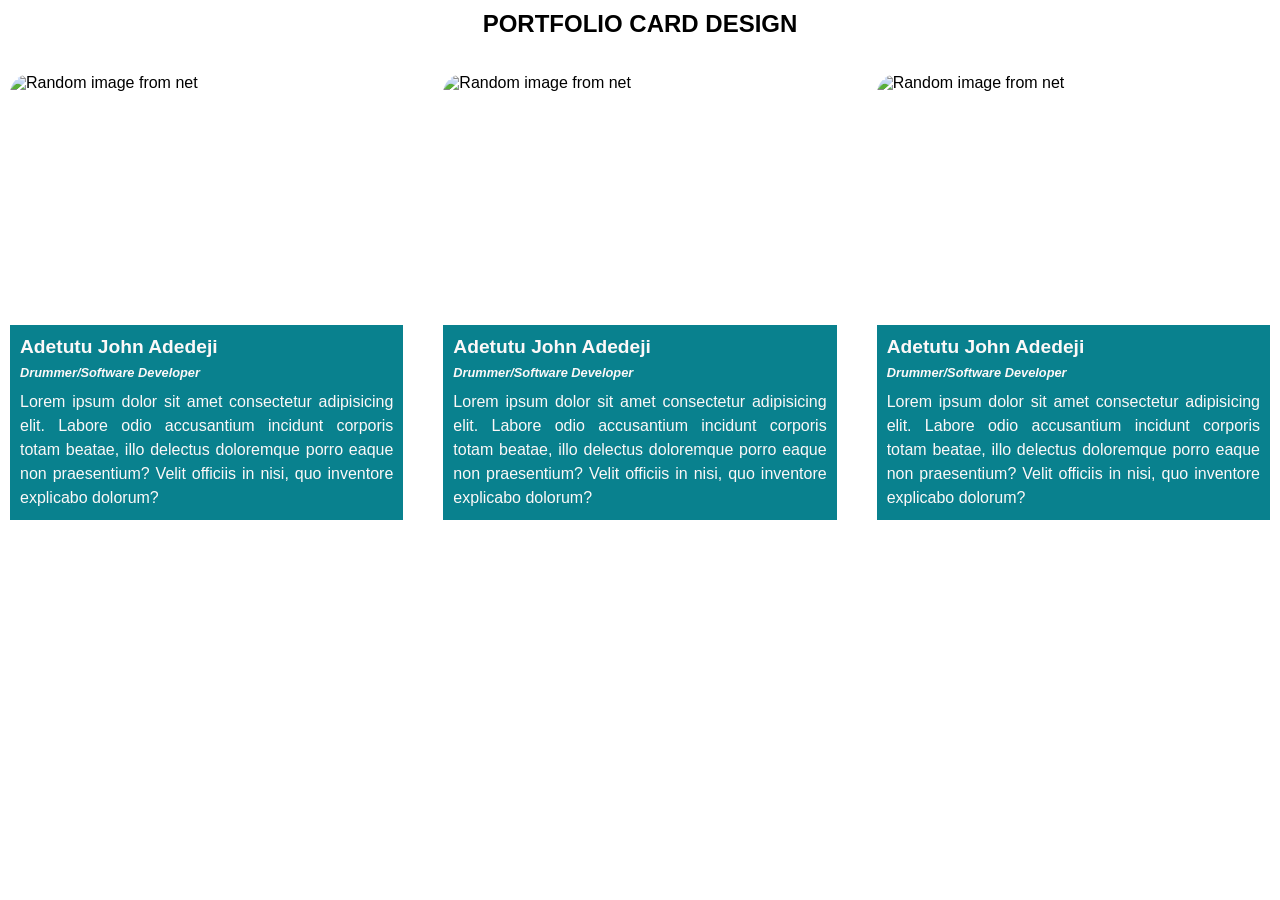
<file: portfolio_card/index.html>
<!DOCTYPE html>
<html lang="en">
<head>
  <script src="index.js" defer></script>
  <meta charset="UTF-8">
  <meta name="viewport" content="width=device-width, initial-scale=1.0">
  <title>Porfolio Card Website</title>
  <link rel="stylesheet" href="style.css">
</head>
<body>

  <div>
    <h1>Portfolio Card Design</h1>
  </div>

  <!-- a portfolio card -->
  <div class="card-grid">

    <!-- first card -->
    <div class="card">
      <!-- 1. image, 2. Name, 3. Bio, 4. Title -->

      <img class="card-image" srcset="https://images.unsplash.com/photo-1493612276216-ee3925520721?q=80&w=1064&auto=format&fit=crop&ixlib=rb-4.1.0&ixid=M3wxMjA3fDB8MHxwaG90by1wYWdlfHx8fGVufDB8fHx8fA%3D%3D" alt="Random image from net" />

      <div class="card-description">
        <h4 class="card-name">Adetutu John Adedeji</h4>
        <p class="card-title">Drummer/Software Developer</p>
        <p class="card-bio">Lorem ipsum dolor sit amet consectetur adipisicing elit. Labore odio accusantium incidunt corporis totam beatae, illo delectus doloremque porro eaque non praesentium? Velit officiis in nisi, quo inventore explicabo dolorum?</p>
      </div>

    </div>

    <!-- second card -->
    <div class="card">
      <!-- 1. image, 2. Name, 3. Bio, 4. Title -->

      <img class="card-image" srcset="https://images.unsplash.com/photo-1493612276216-ee3925520721?q=80&w=1064&auto=format&fit=crop&ixlib=rb-4.1.0&ixid=M3wxMjA3fDB8MHxwaG90by1wYWdlfHx8fGVufDB8fHx8fA%3D%3D" alt="Random image from net" />

      <div class="card-description">
        <h4 class="card-name">Adetutu John Adedeji</h4>
        <p class="card-title">Drummer/Software Developer</p>
        <p class="card-bio">Lorem ipsum dolor sit amet consectetur adipisicing elit. Labore odio accusantium incidunt corporis totam beatae, illo delectus doloremque porro eaque non praesentium? Velit officiis in nisi, quo inventore explicabo dolorum?</p>
      </div>

    </div>

  <!-- third card -->
    <div class="card">
      <!-- 1. image, 2. Name, 3. Bio, 4. Title -->

      <img class="card-image" srcset="https://images.unsplash.com/photo-1493612276216-ee3925520721?q=80&w=1064&auto=format&fit=crop&ixlib=rb-4.1.0&ixid=M3wxMjA3fDB8MHxwaG90by1wYWdlfHx8fGVufDB8fHx8fA%3D%3D" alt="Random image from net" />

      <div class="card-description">
        <h4 class="card-name">Adetutu John Adedeji</h4>
        <p class="card-title">Drummer/Software Developer</p>
        <p class="card-bio">Lorem ipsum dolor sit amet consectetur adipisicing elit. Labore odio accusantium incidunt corporis totam beatae, illo delectus doloremque porro eaque non praesentium? Velit officiis in nisi, quo inventore explicabo dolorum?</p>
      </div>

    </div>


    
  </div>

</body>
</html>
</file>
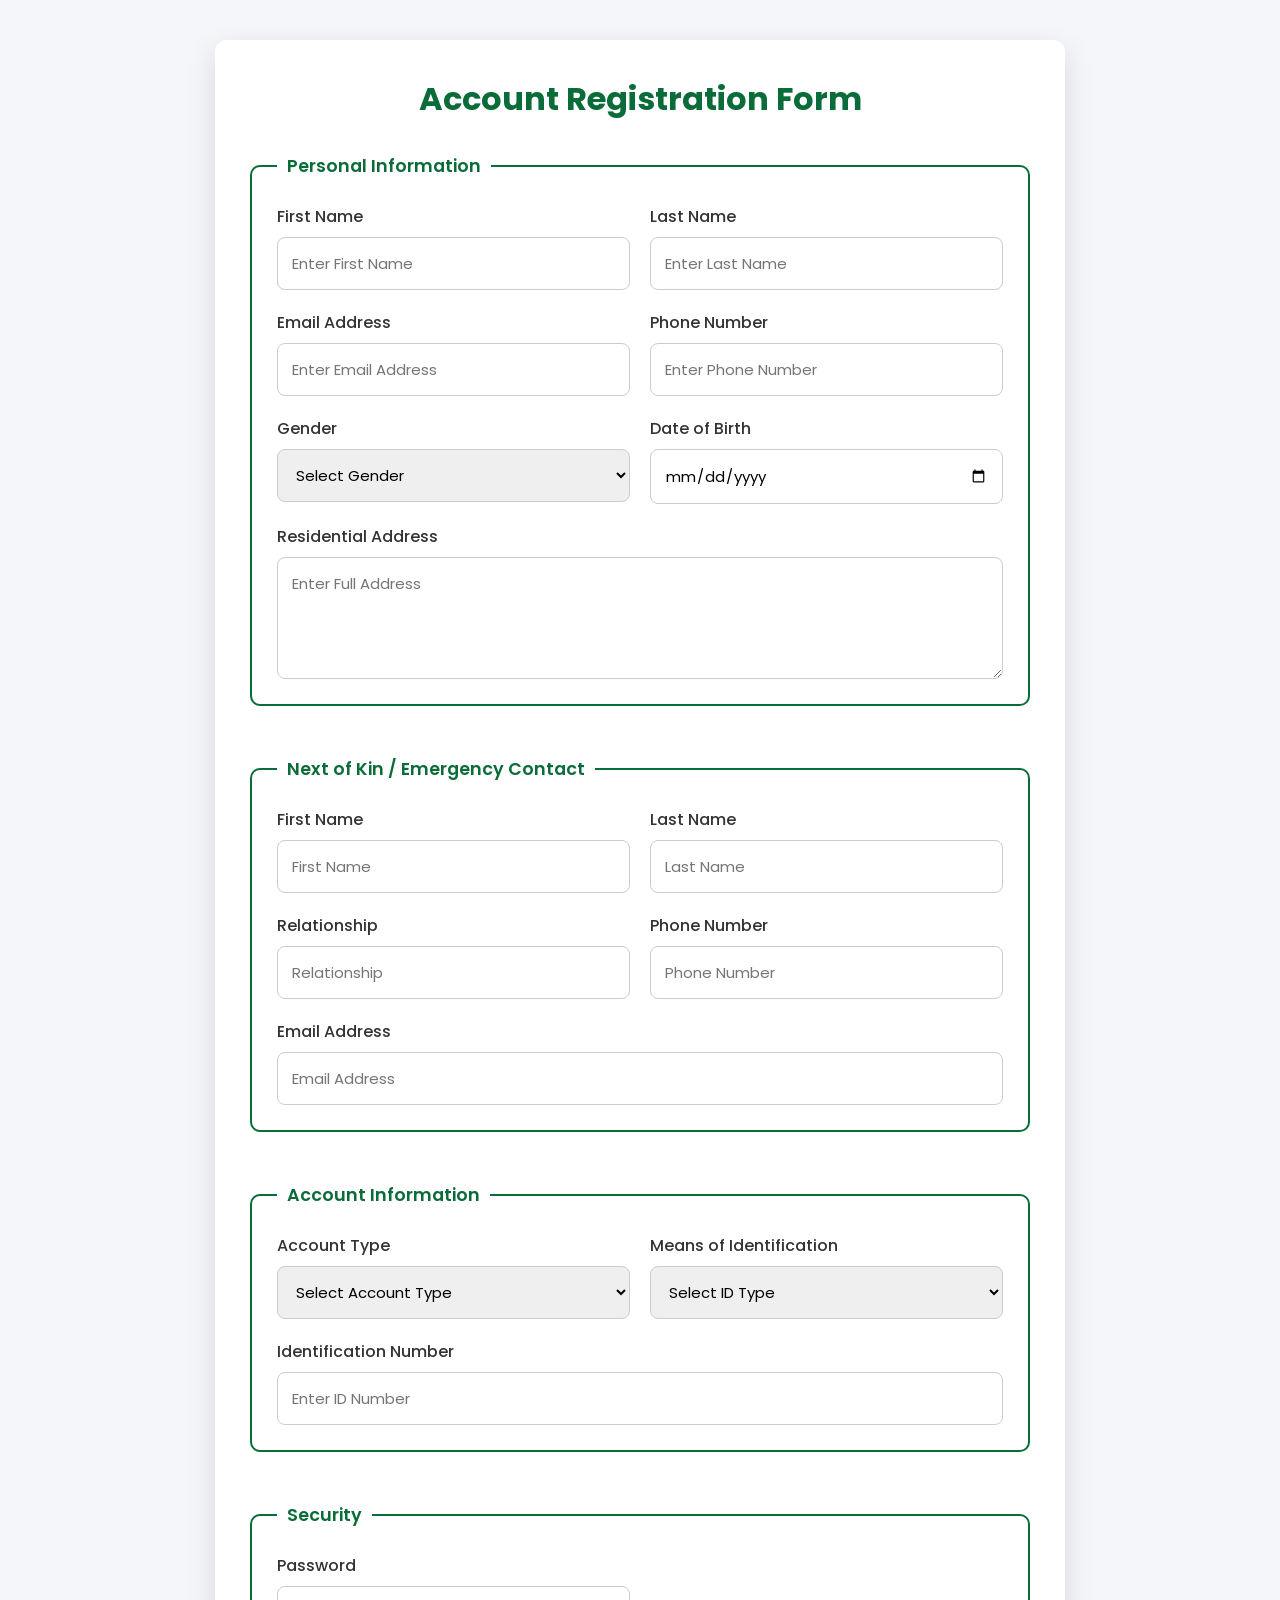
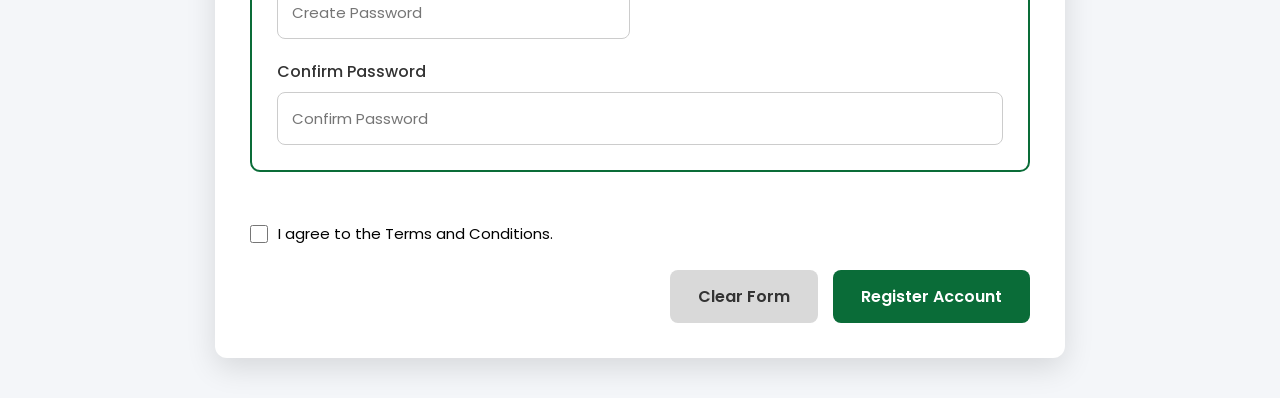
<file: registration/index.html>
<!DOCTYPE html>
<html lang="en">
<head>
    <meta charset="UTF-8">
    <meta name="viewport" content="width=device-width, initial-scale=1.0">
    <title>Account Registration Form</title>
    <link rel="stylesheet" href="style.css">
<script src="index.js" defer></script>

</head>

<body>

    <div class="container">

        <h1 class="form-title">Account Registration Form</h1>

        <form id="registration-form" class="form-container" action="#" method="post">

         

            <fieldset>
                <legend>Personal Information</legend>

                <div class="input-group">
                    <label for="first-name">First Name</label>
                    <input
                        type="text"
                        id="first-name"
                        name="firstName"
                        placeholder="Enter First Name"
                        autocomplete="given-name"
                        required>
                </div>

                <div class="input-group">
                    <label for="last-name">Last Name</label>
                    <input
                        type="text"
                        id="last-name"
                        name="lastName"
                        placeholder="Enter Last Name"
                        autocomplete="family-name"
                        required>
                </div>

                <div class="input-group">
                    <label for="email">Email Address</label>
                    <input
                        type="email"
                        id="email"
                        name="email"
                        placeholder="Enter Email Address"
                        autocomplete="email"
                        required>
                </div>

                <div class="input-group">
                    <label for="phone">Phone Number</label>
                    <input
                        type="tel"
                        id="phone"
                        name="phone"
                        placeholder="Enter Phone Number"
                        autocomplete="tel"
                        required>
                </div>

                <div class="input-group">
                    <label for="gender">Gender</label>
                    <select id="gender" name="gender" required>
                        <option value="">Select Gender</option>
                        <option value="Male">Male</option>
                        <option value="Female">Female</option>
                    </select>
                </div>

                <div class="input-group">
                    <label for="dob">Date of Birth</label>
                    <input
                        type="date"
                        id="dob"
                        name="dob"
                        required>
                </div>

                <div class="input-group">
                    <label for="address">Residential Address</label>
                    <textarea
                        id="address"
                        name="address"
                        rows="4"
                        placeholder="Enter Full Address"
                        required></textarea>
                </div>

            </fieldset>
 
      

            <fieldset>
                <legend>Next of Kin / Emergency Contact</legend>

                <div class="input-group">
                    <label for="kin-first-name">First Name</label>
                    <input
                        type="text"
                        id="kin-first-name"
                        name="kinFirstName"
                        placeholder="First Name"
                        required>
                </div>

                <div class="input-group">
                    <label for="kin-last-name">Last Name</label>
                    <input
                        type="text"
                        id="kin-last-name"
                        name="kinLastName"
                        placeholder="Last Name"
                        required>
                </div>

                <div class="input-group">
                    <label for="relationship">Relationship</label>
                    <input
                        type="text"
                        id="relationship"
                        name="relationship"
                        placeholder="Relationship"
                        required>
                </div>

                <div class="input-group">
                    <label for="kin-phone">Phone Number</label>
                    <input
                        type="tel"
                        id="kin-phone"
                        name="kinPhone"
                        placeholder="Phone Number"
                        required>
                </div>

                <div class="input-group">
                    <label for="kin-email">Email Address</label>
                    <input
                        type="email"
                        id="kin-email"
                        name="kinEmail"
                        placeholder="Email Address">
                </div>

            </fieldset>

     

            <fieldset>
                <legend>Account Information</legend>

                <div class="input-group">
                    <label for="account-type">Account Type</label>
                    <select id="account-type" name="accountType" required>
                        <option value="">Select Account Type</option>
                        <option value="Savings">Savings</option>
                        <option value="Current">Current</option>
                        <option value="Domiciliary">Domiciliary</option>
                    </select>
                </div>

                <div class="input-group">
                    <label for="id-type">Means of Identification</label>
                    <select id="id-type" name="idType" required>
                        <option value="">Select ID Type</option>
                        <option value="National ID">National ID</option>
                        <option value="Voter's Card">Voter's Card</option>
                        <option value="Driver's License">Driver's License</option>
                        <option value="International Passport">International Passport</option>
                        <option value="NIN Slip">NIN Slip</option>
                    </select>
                </div>

                <div class="input-group">
                    <label for="id-number">Identification Number</label>
                    <input
                        type="text"
                        id="id-number"
                        name="idNumber"
                        placeholder="Enter ID Number"
                        required>
                </div>

            </fieldset>

            <fieldset>
                <legend>Security</legend>

                <div class="input-group">
                    <label for="password">Password</label>
                    <input
                        type="password"
                        id="password"
                        name="password"
                        placeholder="Create Password"
                        required>
                </div>

                <div class="input-group">
                    <label for="confirm-password">Confirm Password</label>
                    <input
                        type="password"
                        id="confirm-password"
                        name="confirmPassword"
                        placeholder="Confirm Password"
                        required>
                </div>

            </fieldset>

            <!-- Terms -->

            <div class="checkbox-group">
                <input
                    type="checkbox"
                    id="terms"
                    name="terms"
                    required>

                <label for="terms">
                    I agree to the Terms and Conditions.
                </label>
            </div>

            <!-- Buttons -->

            <div class="button-group">
                <button type="reset">Clear Form</button>
                <button type="submit">Register Account</button>
            </div>

        </form>

    </div>

</body>
</html>
</file>
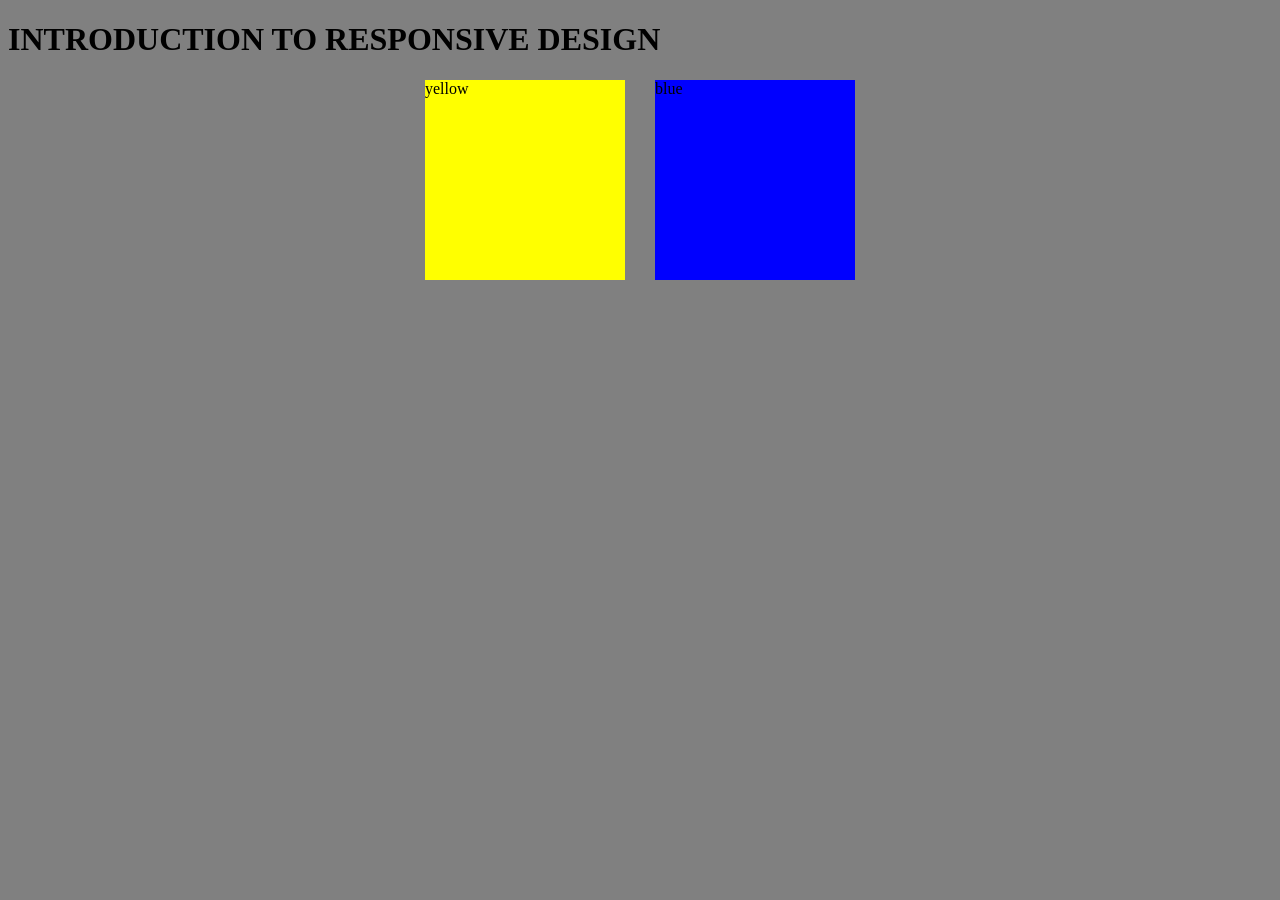
<file: responsive_design/index.html>
<!DOCTYPE html>
<html lang="en">
<head>
    <link rel="stylesheet" href="style.css">
    <meta charset="UTF-8">
    <meta name="viewport" content="width=device-width, initial-scale=1.0">
    <title>Responsive web Design</title>
</head>
<body>

    <h1>INTRODUCTION TO RESPONSIVE DESIGN</h1>
    
    <section class="desktop">
    <div class="yellow">yellow</div>
    <div class="blue">blue</div>
    </section>


    <section class="mobile">
    <div class="red">red</div>
    <div class="black">black</div>
    </section>
</body>
</html>
</file>
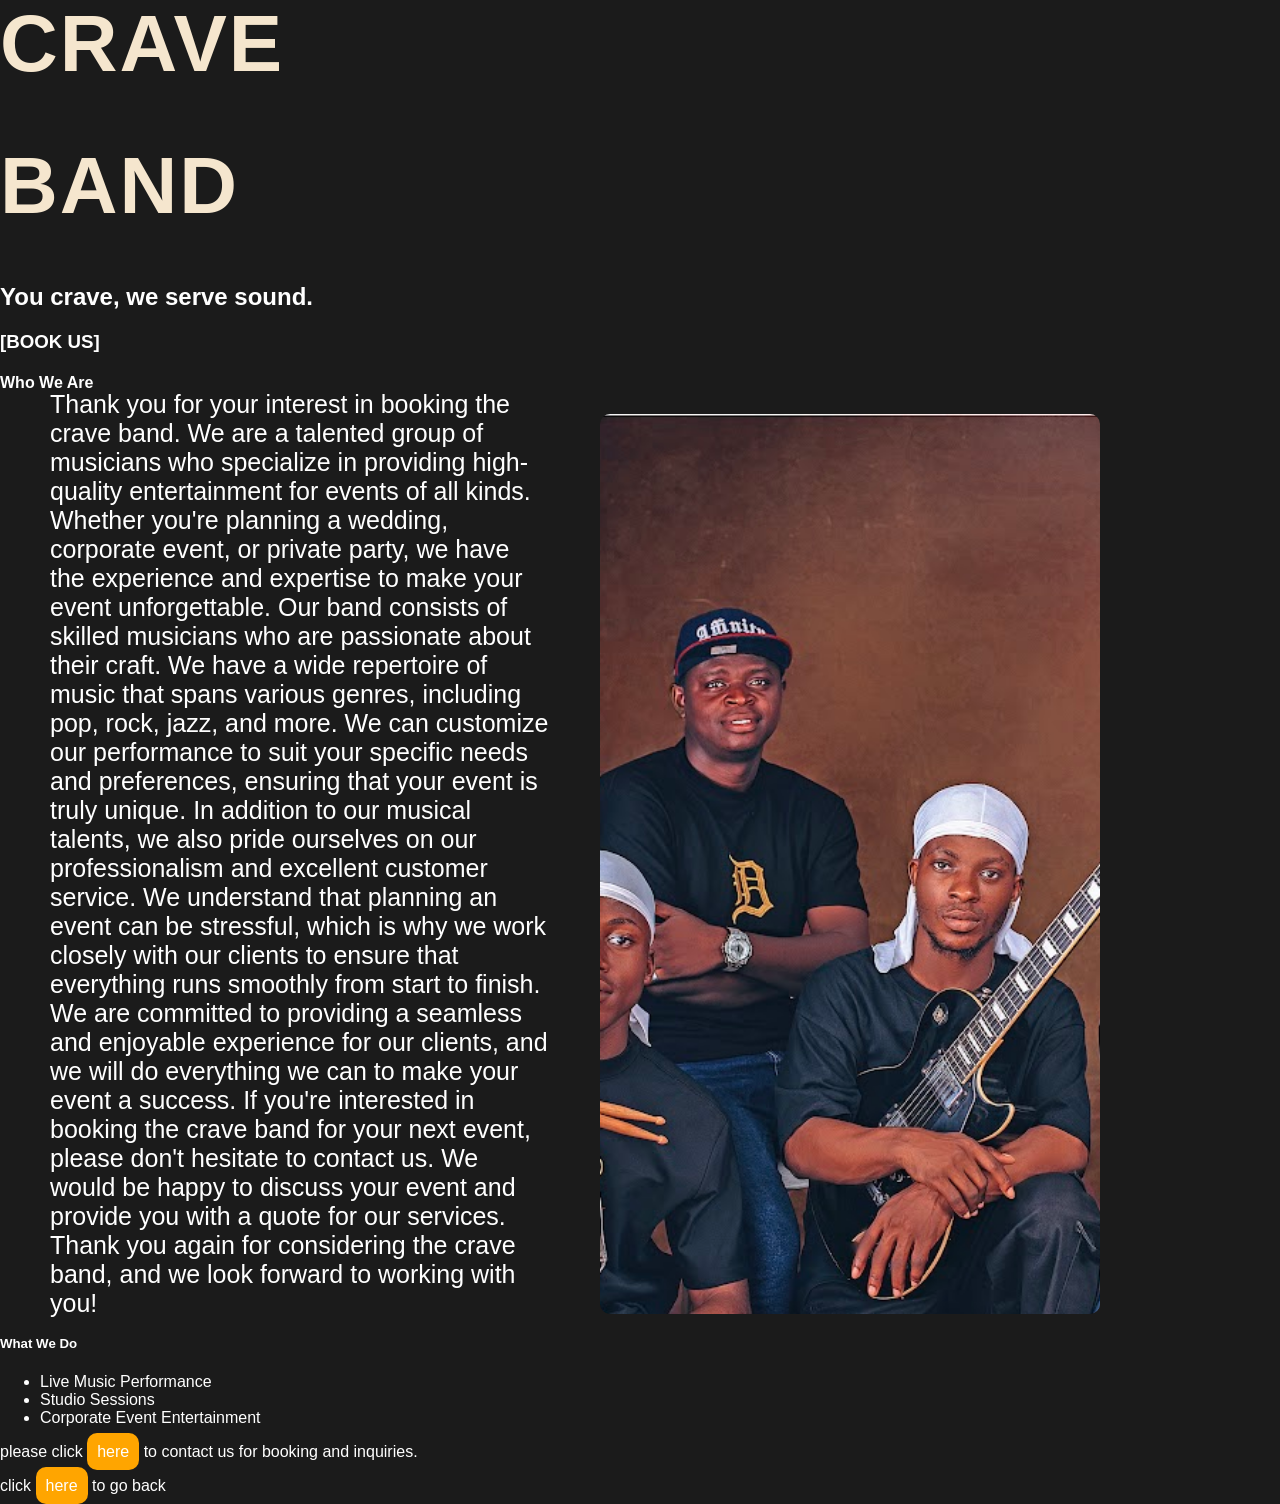
<file: about.html>
<!DOCTYPE html>
<html lang="en">
<head>
    <link rel="stylesheet" href="style.css">
    <meta charset="UTF-8">
    <meta name="viewport" content="width=device-width, initial-scale=1.0">
    <title>Crave Band Website</title>
</head>
<body>
    <h1 class="hero">CRAVE</h1>
      <h1>BAND</h1>
    <h2>You crave, we serve sound.</h2>
    <H3>[BOOK US]</H3>

    <h4>Who We Are</h4>
  
  <section class="about">
    <div class="left">
     <p class="first">Thank you for your interest in booking the crave band.
    We are a talented group of musicians who specialize in providing high-quality entertainment for events of all kinds.
    Whether you're planning a wedding, corporate event, or private party, we have the experience and expertise to make your event unforgettable.
    Our band consists of skilled musicians who are passionate about their craft. We have a wide repertoire of music that spans various genres, including pop, rock, jazz, and more. We can customize our performance to suit your specific needs and preferences, ensuring that your event is truly unique.
    In addition to our musical talents, we also pride ourselves on our professionalism and excellent customer service. We understand that planning an event can be stressful, which is why we work closely with our clients to ensure that everything runs smoothly from start to finish. We are committed to providing a seamless and enjoyable experience for our clients, and we will do everything we can to make your event a success.
    If you're interested in booking the crave band for your next event, please don't hesitate to contact us. We would be happy to discuss your event and provide you with a quote for our services. Thank you again for considering the crave band, and we look forward to working with you! </p>
</div>


<div class="right">
    <img src="images_folder/crave band.jpg" alt="">
</div>
</section>



<h5>What We Do</h5>
<ul>
    <li>Live Music Performance</li>
    <li>Studio Sessions</li>
    <li>Corporate Event Entertainment</li>
</ul>

    </p>please click <a class="buttonTwo" href="booking.html">here</a> to contact us for booking and inquiries.

    <p>click <a class="button" href="index.html">here</a> to go back</p>
</body>
</html>
</file>
<file: Account_opening_form/index.css>
/* Base reset and box sizing */
* {
  box-sizing: border-box;
}

/* Full-page layout lock */
html,
body {
  margin: 0;
  min-height: 100vh;
  overflow: hidden;
}

/* Body typography and background */
body {
  font-family: "Georgia", "Times New Roman", serif;
  background: radial-gradient(circle at top left, #f7f2eb 0%, #e9e2d8 45%, #d9d2c6 100%);
  color: #333;
}

/* Centered page wrapper */
.page-wrap {
  width: min(980px, calc(100% - 24px));
  max-width: 980px;
  height: 100vh;
  margin: 0 auto;
  padding: 18px 0 14px;
  display: flex;
  flex-direction: column;
  justify-content: center;
}

/* Header banner section */
.hero {
  text-align: center;
  padding: 14px 16px 10px;
  margin-bottom: 16px;
  border-bottom: 1px solid rgba(51, 34, 17, 0.12);
}

.hero h1 {
  margin: 0;
  font-size: clamp(1.75rem, 2.2vw, 2.3rem);
  letter-spacing: 0.04em;
  color: #2d2921;
}

.hero p {
  margin: 10px auto 0;
  max-width: 640px;
  color: #534a3d;
  font-size: 0.95rem;
}

/* Form container card */
.form-container {
  background: #fffdf7;
  border: 1px solid #d9cfc0;
  border-radius: 18px;
  box-shadow: 0 18px 50px rgba(56, 40, 24, 0.12);
  padding: 22px;
  height: calc(100vh - 128px);
  overflow-y: auto;
}

/* Fieldset section wrapper */
.section {
  border: none;
  margin: 0 0 18px;
  padding: 0;
}

.section:last-of-type {
  margin-bottom: 0;
}

/* Section title styling */
legend {
  font-size: 0.95rem;
  font-weight: 700;
  letter-spacing: 0.08em;
  text-transform: uppercase;
  color: #5b4b3d;
  margin-bottom: 12px;
}

/* Responsive row layout */
.field-row {
  display: grid;
  grid-template-columns: repeat(2, minmax(0, 1fr));
  gap: 12px 18px;
  margin-bottom: 16px;
}

/* Input label styling */
label {
  display: block;
  margin-bottom: 6px;
  color: #5d5244;
  font-size: 0.88rem;
}

/* Form control styles */
input,
select,
textarea {
  width: 100%;
  border: 1px solid #c8b8a3;
  border-radius: 8px;
  padding: 10px 12px;
  font: inherit;
  color: #3d372f;
  background: #fbf7f0;
  transition: border-color 0.2s ease, box-shadow 0.2s ease;
}

textarea {
  resize: vertical;
  min-height: 72px;
}

/* Focus state for inputs */
input:focus,
select:focus,
textarea:focus {
  outline: none;
  border-color: #8a765d;
  box-shadow: 0 0 0 3px rgba(138, 118, 93, 0.14);
}

/* Custom select arrow */
select {
  appearance: none;
  background-image: linear-gradient(45deg, transparent 50%, #7a644f 50%), linear-gradient(135deg, #7a644f 50%, transparent 50%);
  background-position: calc(100% - 18px) calc(1em + 4px), calc(100% - 12px) calc(1em + 4px);
  background-size: 6px 6px, 6px 6px;
  background-repeat: no-repeat;
}

/* Submit button wrapper */
.form-actions {
  text-align: right;
  margin-top: 10px;
}

/* Button styling */
button {
  border: none;
  border-radius: 10px;
  padding: 12px 26px;
  background: #4e3c26;
  color: #f8f1e6;
  font-size: 0.98rem;
  cursor: pointer;
  transition: transform 0.2s ease, background 0.2s ease;
}

button:hover {
  background: #3f2f20;
  transform: translateY(-1px);
}

/* Responsive breakpoints */
@media (max-width: 880px) {
  .field-row {
    grid-template-columns: 1fr;
  }

  .form-actions {
    text-align: center;
  }
}

@media (max-height: 720px) {
  .page-wrap {
    padding-top: 12px;
    padding-bottom: 12px;
  }

  .hero {
    margin-bottom: 12px;
  }

  .form-container {
    height: calc(100vh - 112px);
    padding: 18px;
  }
}
</file>
<file: car_website/styles/styles.css>
/* resetting the page */
*, *::before, *::after {
  margin: 0;
  padding: 0;
  box-sizing: border-box;
}

/* declaring my colours */
/* Responsive adjustments (tablet and mobile) */
@media (max-width: 900px) {
  nav {
    padding: 20px 30px;
  }

  .nav-links {
    gap: 24px;
  }

  .hero {
    padding: 60px 30px 60px;
    align-items: flex-start;
    min-height: 80vh;
  }

  .hero-car {
    right: -5%;
    top: 55%;
    width: 55%;
    transform: translateY(-50%);
  }

  .hero-tag {
    left: 20px;
    top: 40px;
  }

  .hero-content {
    max-width: 520px;
  }

  .hero-stats {
    right: 20px;
    bottom: 40px;
    gap: 24px;
  }

  .models {
    padding: 80px 30px;
  }

  .models-grid {
    grid-template-columns: repeat(2, 1fr);
    gap: 16px;
  }

  .model-visual {
    height: 220px;
  }

  .footer-top {
    grid-template-columns: 1fr 1fr;
    gap: 30px;
  }
}

@media (max-width: 600px) {
  nav {
    padding: 14px 16px;
  }

  .nav-links {
    display: none;
  }

  .nav-toggle {
    display: block;
  }

  .nav-cta {
    padding: 8px 14px;
    font-size: 0.6rem;
  }

  .hero {
    padding-top: 100px;
    padding-left: 18px;
    padding-right: 18px;
    align-items: flex-start;
  }

  .hero-car {
    position: absolute;
    right: 50%;
    transform: translate(50%, -50%);
    top: 60%;
    width: 85%;
    filter: none;
  }

  .hero-tag {
    display: none;
  }

  .hero-content {
    max-width: 100%;
    padding-bottom: 20px;
  }

  .hero-desc {
    max-width: 100%;
    font-size: 1rem;
  }

  .hero-actions {
    flex-direction: column;
    align-items: flex-start;
    gap: 12px;
  }

  .btn-primary, .btn-secondary {
    padding: 12px 20px;
  }

  .hero-stats {
    position: static;
    display: flex;
    justify-content: space-between;
    padding-top: 20px;
    gap: 12px;
    margin-top: 20px;
  }

  .models {
    padding: 40px 18px;
  }

  .models-grid {
    grid-template-columns: 1fr;
  }

  .model-card:first-child {
    grid-row: auto;
  }

  .model-card {
    display: flex;
    flex-direction: column;
  }

  .model-visual {
    height: 200px;
  }

  .another-class {
    width: 95%;
  }

  .testimonials-section {
    flex-direction: column;
    padding: 40px 18px;
    gap: 18px;
  }

  .quote-mark {
    font-size: 4.5rem;
  }

  footer {
    padding: 40px 18px;
  }

  .footer-top {
    grid-template-columns: 1fr;
    gap: 20px;
  }

  .footer-bottom {
    flex-direction: column;
    gap: 12px;
    align-items: flex-start;
  }

  /* when nav has .open show a stacked menu */
  .nav.open .nav-links {
    display: flex;
    flex-direction: column;
    position: absolute;
    top: 64px;
    left: 0;
    right: 0;
    background: linear-gradient(180deg, rgba(13,12,10,0.98), rgba(26,25,23,0.98));
    padding: 12px 18px 20px;
    gap: 12px;
    z-index: 120;
  }

  .nav.open .nav-toggle .bar:nth-child(1) {
    transform: translateY(6px) rotate(45deg);
  }
  .nav.open .nav-toggle .bar:nth-child(2) {
    opacity: 0;
  }
  .nav.open .nav-toggle .bar:nth-child(3) {
    transform: translateY(-6px) rotate(-45deg);
  }

  .marquee-strip {
    display: none;
  }
}
:root {
  --cream: #f5f0e8;
  --ivory: #ede8dc;
  --dark: #0d0c0a;
  --carbon: #1a1917;
  --gold: #c9a84c;
  --gold-light: #e8c97a;
  --rust: #8b3a2a;
  --muted: #6b6560;
  --border: rgba(201,168, 76, 0.25);
}

html {
  scroll-behavior: smooth;
}

body {
  background : var(--dark) ;
  color: var(--cream);
  /* Use any font family as you deem fit */
  font-family: 'Segoe UI', Tahoma, Geneva, Verdana, sans-serif; 
  overflow-x: hidden;
  /* cursor: none; */
}

/* nav styles starts here */

nav {
  position: fixed;
  z-index: 100;
  display: flex;
  align-items: center;
  justify-content: space-around;
  padding: 28px 60px;
  width: 100%;
  text-decoration: none;
  /* background-color: var(--muted); */
}

.nav-links {
  display: flex;
  gap: 48px;
  list-style: none;
}

.nav-logo {
  color: var(--gold);
  font-family: 'Trebuchet MS', 'Lucida Sans Unicode', 'Lucida Grande', 'Lucida Sans', Arial, sans-serif;
  letter-spacing: 0.2em;
  font-size: 1.5em;
  text-decoration: none;
}

.nav-links a {
  text-decoration: none;
  color: var(--cream);
  font-size: 1rem;
  letter-spacing: 0.2em;
  opacity: 0.9;
  transition: opacity 0.2s ease-in-out;
}

.nav-links a:hover {
  opacity: 1;
  color: var(--gold);
}

.nav-cta {
  font-size: 0.75rem;
  letter-spacing: 0.2em;
  color: var(--dark);
  background: var(--gold);
  text-transform: uppercase;
  text-decoration: none;
  padding: 10px 24px;
  border-radius: 4px;
}

.nav-cta:hover {
  background: #e8c97a;
}

/* Mobile nav toggle (hidden on wide screens) */
.nav-toggle {
  display: none;
  background: transparent;
  border: none;
  cursor: pointer;
  padding: 8px;
  margin-left: 12px;
}
.nav-toggle .bar {
  display: block;
  width: 22px;
  height: 2px;
  background: var(--cream);
  margin: 4px 0;
  transition: transform 0.2s ease, opacity 0.2s ease;
}

/* navigation ends here */

/* hero styles starts here */

.hero {
  min-height: 100vh;
  position: relative;
  display: flex;
  align-items: flex-end;
  overflow: hidden;
  padding: 0 60px 80px;
}

.hero-bg {
  position: absolute;
  inset: 0;
  background: radial-gradient(eclipse 80% 60% at 70% 50%, rgba(139, 58, 42, 0.12) 0%, transparent 60%), radial-gradient(eclipse 50% 80% at 80% 20%, rgba(201, 168, 76, 0.06) 0%, transparent 60%), linear-gradient(135deg, #0d0c0a 0%, #1a1917 50%, #0d0c0a);
}

.hero-grid {
  position: absolute;
  inset: 0;
  background-image: linear-gradient(rgba(201,168,76,0.04) 1px, transparent 1px), linear-gradient(90deg, rgba(201,168,76,0.04) 1px, transparent 1px);
  background-size: 80px 80px;
  mask-image: linear-gradient(to bottom, transparent 0%, black 30%, black 70%, transparent 100%);
}

.hero-car {
  position: absolute;
  right: -5%;
  top: 50%;
  transform: translateY(-50%);
  width: 65%;
  animation: jump 6s ease-in-out infinite;
}

@keyframes jump {
  0%, 100% {
    transform: translateY(-50%) translateX(0);
  }
  50% {
    transform: translateY(-52%) translateX(-8px);
  }
}

.hero-car svg {
  width: 100%;
  height: auto;
  filter: drop-shadow(0 40px 80px rgba(139,58,42,0.3)) drop-shadow(0 0 120px rgba(201,168,76,0.08));
}

.hero-tag {
  position: absolute;
  top: 48px;
  left: 60px;
  font-family: Verdana, Geneva, Tahoma, sans-serif;
  font-size: 0.6rem;
  letter-spacing: 0.3em;
  color: var(--gold);
  text-transform: uppercase;
  writing-mode: vertical-rl;
  transform: rotate(180deg);
  opacity: 0.6;
}

.hero-content {
  position: relative;
  z-index: 2;
  max-width: 580px;
}

.hero-eyebrow {
  font-family: 'Trebuchet MS', 'Lucida Sans Unicode', 'Lucida Grande', 'Lucida Sans', Arial, sans-serif;
  font-size: 0.65rem;
  letter-spacing: 0.35em;
  color: var(--gold);
  text-transform: uppercase;
  margin-bottom: 20px;
  display: flex;
  align-items: center;
  gap: 16px;
}

.hero-eyebrow::before {
  content: '';
  width: 40px;
  height: 1px;
  background: var(--gold);
}

.hero-title {
  font-family: 'Gill Sans', 'Gill Sans MT', Calibri, 'Trebuchet MS', sans-serif;
  font-size: clamp(5rem, 9vw, 10rem);
  line-height: 0.9;
  margin-bottom: 30px;
}

.hero-title em {
  display: block;
  font-family: Georgia, 'Times New Roman', Times, serif;
  font-style: italic;
  font-size: 0.45em;
  font-weight: 300;
  letter-spacing: 0.08em;
  color: var(--gold-light);
  padding-left: 4px;
}

.hero-desc {
  font-size: 1.1rem;
  line-height: 1.8;
  color: var(--ivory);
  max-width: 420px;
  margin-bottom: 48px;
}

.hero-actions {
  display: flex;
  gap: 24px;
  align-items: center;
}

.btn-primary {
  font-size: 0.65rem;
  letter-spacing: 0.2em;
  text-transform: uppercase;
  color: var(--dark);
  background: var(--gold);
  padding: 16px 32px;
  text-decoration: none;
  border-radius: 4px;
  transition: all 0.3s;
  position: relative;
  overflow: hidden;
}

.btn-primary::after {
  content: '';
  position: absolute;
  inset: 0;
  background: var(--gold-light);
  transform: translateX(-100%);
  transition: transform 0.3s ease;
}

.btn-primary:hover::after {
  transform: translateX(0);
}

.btn-primary span {
  position: relative;
  z-index: 1;
}

.btn-secondary {
  font-size: 0.65rem;
  letter-spacing: 0.2em;
  text-transform: uppercase;
  color: var(--cream);
  text-decoration: none;
  display: flex;
  align-items: center;
  gap: 10px;
  opacity: 0.7;
  transition: opacity 0.2s;
}

.btn-secondary:hover {
  opacity: 1;
}

.btn-secondary::before {
  content: '->';
  font-size: 1rem;
  color: var(--gold);
}


.hero-stats {
  position: absolute;
  right: 60px;
  bottom: 80px;
  display: flex;
  gap: 48px;
  z-index: 2;
}

.stat-item {
  text-align: center;
}

.stat-num {
  font-family: 'Trebuchet MS', 'Lucida Sans Unicode', 'Lucida Grande', 'Lucida Sans', Arial, sans-serif;
  font-size: 2.8rem;
  letter-spacing: 0.05em;
  color: var(--gold);
  display: block;
  line-height: 1;
}

.stat-label {
  font-size: 0.55rem;
  letter-spacing: 0.2em;
  text-transform: uppercase;
  color: var(--muted);
  margin-top: 4px;
  display: block;
}

/* hero styles ends here */


/* marquee starts here */

.marquee-strip {
  background: var(--gold);
  padding: 14px 0;
  overflow: hidden;
  white-space: nowrap;
}

.marquee-inner {
  display: inline-flex;
  animation: marquee 20s linear infinite;
}

.marquee-item {
  font-size: 1.1rem;
  letter-spacing: 0.2em;
  color: var(--dark);
  padding: 0 40px;
}

.marquee-dot {
  color: var(--rust);
}

@keyframes marquee {
  from { transform: translateX(0);}
  to { transform: translateX(-50%);}
}

/* marquee ends here */

/* car model starts here  */

.models {
  background: var(--carbon);
  padding: 120px 60px;
}

.section-header {
  display: flex;
  justify-content: space-between;
  align-items: flex-end;
  margin-bottom: 70px;
  padding-bottom: 30px;
  border-bottom: 1px solid var(--border);
}

.section-label{
  font-size: 0.6rem;
  letter-spacing: 0.35em;
  color: var(--gold);
  text-transform: uppercase;
  margin-bottom: 14px;
  display: flex;
  align-items: center;
  gap: 12px;
}

.section-label::before {
  content: '';
  width: 30px;
  height: 1px;
  background: var(--gold);
}

.section-title{
  font-family: 'Trebuchet MS', 'Lucida Sans Unicode', 'Lucida Grande', 'Lucida Sans', Arial, sans-serif;
  font-size: clamp(3rem, 5vw, 5.5rem);
  letter-spacing: 0.05em;
}

.section-link{
  font-size: 0.65rem;
  letter-spacing: 0.3em;
  color: var(--gold);
  text-decoration: none;
  display: flex;
  align-items: center;
  gap: 8px;
  opacity: 0.8;
  transition: opacity 0.2s;
}

.section-link:hover {
  opacity: 1;
}

.models-grid {
  /* margin-top: 72px;  */
  border: none;
  display: grid;
  grid-template-columns: repeat(3, 1fr);
  gap: 2px; 
}

.model-card {
  position: relative;
  background: var(--dark);
  overflow: hidden;
}

.model-card:first-child {
  grid-row: span 2;
}

.model-visual {
  height: 240px;
  position: relative;
  overflow: hidden;
  display: flex;
  align-items: center;
  justify-content: center;
}

.model-card:first-child .model-visual {
  height: 340px;
}

.model-bg {
  position: absolute;
  inset: 0;
  transition: transform 0.6s ease;
}

.model-card:hover .model-bg {
  transform: scale(1.05);
}

.bg-1 {
  background: radial-gradient(eclipse at 40% 60%, rgba(139, 58, 42, 0.3) 0%, rgba(13, 12,10,1) 70%);
}

.bg-2 {
  background: radial-gradient(eclipse at 60% 40%, rgba(201, 168, 76, 0.3) 0%, rgba(13, 12,10,1) 70%);
}

.bg-3 {
  background: radial-gradient(eclipse at 50% 50%, rgba(139, 58, 42, 0.3) 0%, rgba(13, 12,10,1) 70%);
}

.bg-4 {
  background: radial-gradient(eclipse at 30% 60%, rgba(139, 58, 42, 0.3) 0%, rgba(13, 12,10,1) 70%);
}

.bg-5 {
  background: radial-gradient(eclipse at 70% 40%, rgba(139, 58, 42, 0.3) 0%, rgba(13, 12,10,1) 70%);
}

.another-class {
  width: 90%; 
  position:relative; 
  z-index:1;
  width: 85%;
  height: 100%;

}

.model-info {
  padding: 28px 32px 32px;
  border-top: 1px solid var(--border);
}

.model-badge {
  font-size: 0.55rem;
  letter-spacing: o.3em;
  color: var(--gold);
  text-transform: uppercase;
  margin-bottom: 8px;
}

.model-name {
  font-size: 2rem;
  letter-spacing: 0.08em;
  margin-bottom: 8px;
}

.model-tagline {
  font-size: 0.95rem;
  color: var(--gold-light);
  font-style: italic;
  margin-bottom: 20px;
}

.model-specs {
  display: flex;
  gap: 28px;
  margin-bottom: 24px;
}

.spec-val{
  font-size: 1.4rem;
  color: var(--gold);
  letter-spacing: 0.05em;
}

.spec-key{
  font-size: 0.5rem;
  letter-spacing: 0.2em;
  color: var(--muted);
  text-transform: uppercase;
  margin-top: 2px;
}

.model-price{
  display: flex;
  justify-content: space-between;
  align-items: center;
  padding-top: 20px;
  border-top: 1px solid var(--border);
  text-transform: uppercase;
}

.price-label{
  font-size: 1.4rem;
  letter-spacing: 0.2em;
  color: var(--muted);
}

.price-val{
  font-size: 1.4rem;
  font-weight: bolder;
  color: var(--cream);
}

.price-btn{
  font-size: 0.55rem;
  letter-spacing: 0.15em;
  color: var(--gold);
  background: var(--muted);
  padding: 8px 18px;
  text-decoration: none;
  border-radius: 5px;
}

.price-btn:hover {
  background: var(--gold-light);
  color: var(--dark);
}

/* car model ends here  */

/* testimonial section styles starts here */


.testimonials-section{
  background: var(--gold);
  padding: 80px 120px;
  display: flex;
  align-items: center;
  gap: 48px;
}

.quote-mark{
font-family: Georgia, 'Times New Roman', Times, serif;
font-size: 10rem;
color: var(--dark);
opacity: 0.65;
line-height: 0.5;
flex-shrink: 0;
}

.testimonial-text{
  font-family: Georgia, 'Times New Roman', Times, serif;
  font-size: clamp(1.5rem, 2.5vw, 2.2rem);
  font-style: italic;
  font-weight: bold;
  color: var(--dark);
  line-height: 1.5;

}

.testimonial-author{
display: flex;
align-items: center;
gap: 16px;
}

.author-avatar{
  width: 48px;
  height: 48px;
  background: var(--rust);
  border-radius: 50%;
  display: flex;
  align-items: center;
  justify-content: center;
  font-size: 1.2rem;
  color: var(--cream);
  font-weight: bold;
}
.author-name{
  font-size: 0.65rem;
  letter-spacing: 0.2em;
  color: var(--dark);
  font-weight: bolder;
}

.author-title{
  font-size: 0.55rem;
  letter-spacing: 0.15em;
  color: var(--carbon);
  text-transform: uppercase;
}

/* testimonial section styles ends here */

/* footer design starts here */
footer{
  background: var(--carbon);
  padding: 80px 120px;
  border-top: 1px solid var(--border);
}

.footer-top{
  display: grid;
  /* keep brand on the left and stack the three link columns as rows on the right */
  grid-template-columns: 2fr 1fr;
  grid-auto-rows: min-content;
  gap: 40px;
  margin-bottom: 60px;
}

.footer-brand.nav-logo{
font-size: 2.4rem;
display: block;
margin-bottom: 20px;
}

/* place brand in the left column and make it span the stacked rows */
.footer-top > .footer-brand {
  grid-column: 1 / 2;
  grid-row: 1 / 4;
  align-self: start;
}

/* stack the footer link columns into the right column as separate rows */
.footer-top > .footer-col {
  grid-column: 2 / 3;
}

.footer-tagline{
  font-size: 1rem; 
  font-style: italic;
  color: var(--gold);
  line-height: 1.7;
  max-width: 260px;
}

.footer-col h5{
  font-size: 0.6rem;
  letter-spacing: 0.3em;
  color: var(--gold);
  text-transform: uppercase;
  margin-bottom: 20px;
}

.footer-col ul{
  list-style: none;
}

.footer-col ul li{
  margin-bottom: 12px;
}

.footer-col ul a{
  text-decoration: none;
  color: var(--gold-light);
  font-size: 0.95rem;
  transition: color 0.2s;
}

.footer-col ul a:hover{
  color: var(--gold);
}


.footer-bottom{
  display: flex;
  justify-content: space-between;
  align-items: center;
  border-top: 1px solid var(--border);
  padding-top: 30px;
}


.footer-copy{
  font-size: 0.55rem;
  letter-spacing: 0.15em;
  color: var(--muted);
}
.footer-socials{
  display: flex;
  gap: 20px;
}
.social-link{
  font-size: 0.55rem;
  letter-spacing: 0.2em;
  text-transform: uppercase;
  color: var(--muted);
  text-decoration: none;
  transition: color 0.2s;
}

.social-link:hover{
  color: var(--gold);
}
/* animation styles starts here */
.fade-up {
  opacity: 0;
  transform: translateY(30px);
  animation: fadeUpAnim 1s ease forwards;
}
/* animation styles end here */

/* footer design ends here */
</file>
<file: portfolio_card/style.css>
*, *::before , *::after  {
  margin: 0;
  padding: 0;
  box-sizing: border-box;
  font-family: Verdana, Geneva, Tahoma, sans-serif;
}

h1 {
  margin-bottom: 1rem;
  font-size: x-large;
  text-transform: uppercase;
  text-align: center;
  padding: 10px 0;
}

.card-grid {
  display: grid;
  grid-column: 1;
}

.card {
  display: flex;
  width: 100%;
  flex-direction: column;
  border: 2px;
  padding: 10px;
  /* height: 50dvh; */
}

.card-image {
  height: 300px;
  object-fit: cover;  /* contain, fit */
  border-radius: 20px 20px 0px 0px;

}

.card-description {
  color: rgb(252, 248, 248);
  padding: 10px;
  background-color: #09818e;
  line-height: 1.5rem;
  /* border-top-color: white; */
  border-top: 1px solid white;
}

.card-name {
  font-size: 1.2rem;
  margin-bottom: .1em;
}

.card-title {
  font-style: italic;
  font-size: .8rem;
  font-weight: 600;
  margin-bottom: .4em;
}

.card-bio {
  text-align: justify;
}

@media (width > 600px) and (width < 1025px) {

  .card {
    flex-direction: row;
  }

  .card-image {
    height: 350px;
    object-fit: contain;  /* contain, fit */
    border-radius: 20px 0px 0px 20px;
  }

  .card-description {
    border-left: 1.5px solid rgb(255, 255, 255);
  }



}


@media (width > 1024px) {

  .card-grid {
    grid-template-columns: repeat(3, 1fr);
    gap: 20px;
  }

  .card {
    flex-direction: column;
  }

  .card-image {
    height: 250px;
    object-fit: cover;
    border-radius: 20px 20px 0px 0px;
  }

  .card-description {
    border-left: none;
    border-top: 1px solid white;
  }
}
</file>
<file: registration/style.css>
/* ===========================
   GOOGLE FONT
=========================== */

@import url('https://fonts.googleapis.com/css2?family=Poppins:wght@300;400;500;600;700&display=swap');

/* ===========================
   RESET
=========================== */

*{
    margin:0;
    padding:0;
    box-sizing:border-box;
    font-family:'Poppins',sans-serif;
}

/* ===========================
   BODY
=========================== */

body{
    background:#f4f6f9;
    display:flex;
    justify-content:center;
    align-items:center;
    min-height:100vh;
    padding:40px 20px;
}

/* ===========================
   FORM CONTAINER
=========================== */

.container{
    width:100%;
    max-width:850px;
    background:#fff;
    border-radius:12px;
    padding:35px;
    box-shadow:0 10px 30px rgba(0,0,0,.12);
}

/* ===========================
   TITLE
=========================== */

.form-title{
    text-align:center;
    color:#0a6c38;
    margin-bottom:30px;
    font-size:2rem;
}

/* ===========================
   FIELDSET
=========================== */

fieldset{
    border:2px solid #0a6c38;
    border-radius:10px;
    padding:25px;
    margin-bottom:25px;
}

legend{
    padding:0 10px;
    color:#0a6c38;
    font-weight:600;
    font-size:1.1rem;
}

/* ===========================
   GRID LAYOUT
=========================== */

.form-container{
    display:flex;
    flex-direction:column;
    gap:25px;
}

fieldset{
    display:grid;
    grid-template-columns:repeat(2,1fr);
    gap:20px;
}

/* Address takes full width */

.input-group:last-child{
    grid-column:1 / -1;
}

/* ===========================
   INPUT GROUP
=========================== */

.input-group{
    display:flex;
    flex-direction:column;
}

.input-group label{
    margin-bottom:8px;
    font-weight:500;
    color:#333;
}

/* ===========================
   INPUTS
=========================== */

input,
select,
textarea{
    width:100%;
    padding:14px;
    border:1px solid #ccc;
    border-radius:8px;
    font-size:15px;
    outline:none;
    transition:.3s;
}

textarea{
    resize:vertical;
}

input:focus,
select:focus,
textarea:focus{
    border-color:#0a6c38;
    box-shadow:0 0 8px rgba(10,108,56,.2);
}

/* ===========================
   CHECKBOX
=========================== */

.checkbox-group{
    display:flex;
    align-items:center;
    gap:10px;
    font-size:15px;
}

.checkbox-group input{
    width:18px;
    height:18px;
}

/* ===========================
   BUTTONS
=========================== */

.button-group{
    display:flex;
    justify-content:flex-end;
    gap:15px;
}

button{
    padding:14px 28px;
    border:none;
    border-radius:8px;
    cursor:pointer;
    font-size:16px;
    font-weight:600;
    transition:.3s;
}

button[type="reset"]{
    background:#d9d9d9;
    color:#333;
}

button[type="reset"]:hover{
    background:#bdbdbd;
}

button[type="submit"]{
    background:#0a6c38;
    color:white;
}

button[type="submit"]:hover{
    background:#07562d;
    transform:translateY(-2px);
}

/* ===========================
   RESPONSIVE
=========================== */

@media (max-width:768px){

    .container{
        padding:20px;
    }

    fieldset{
        grid-template-columns:1fr;
    }

    .button-group{
        flex-direction:column;
    }

    button{
        width:100%;
    }

    .form-title{
        font-size:1.6rem;
    }
}
</file>
<file: responsive_design/style.css>
html{
    background-color: gray;
}

.yellow{
    background-color: yellow;
    width: 200px;
    height: 200px;
}

.blue{
    background-color: blue;
    width: 200px;
    height: 200px;
}

.red{
    background-color: red;
    width: 200px;
    height: 200px;
}

.black{
    background-color: black;
    width: 200px;
    height: 200px;
}

/* mobile design start here */

 @media  ( max-width: 600px) {
    html{
        background-color: white;
    }
    .desktop{
        /* display: none; */
    }
 }
 .desktop{
    display: flex;
    justify-content: center;
    align-items: center;
     gap: 30px;
}

.mobile{
    display: none;
}
</file>
<file: style.css>
body {
    background-color: rgb(27, 27, 27);
background-size: cover;
background-attachment: scroll;
background-position: center;
color: white;
font-family: Arial, Helvetica, sans-serif;
margin: 0;
height: 100vh;
position: relative;
}


.hero {
    font-size: 80px;
    font-weight: 800;
    color: #f5e6ce;
    letter-spacing: 2px;
    line-height: 1.1;
    text-align: left;
    top: 50%;
    left: 50%;
    margin: 0;

}





h1 {
    color: white;
    font-size: 80px;
    font-weight: 800;
    color: #f5e6ce;
    letter-spacing: 2px;
    line-height: 1.1;
    text-align: left;
    
}

.first {
    color: white;
    font-size: 25px;
    margin-top: 5px;
}

.left {
    color: white;
    display: flex;
    align-items: center;
    justify-content: space-between;
    padding: 50px;
    gap: 40px;
width: 500px;
}


.right {
width: 500px;
}

.right img {
    width: 100%;
    height: 100%;
    border-radius: 10px;
    object-fit: cover;
}


.about {
    display: flex;
    height: 100vh;
}




.button {
    background-color: orange;
    color: white;
    padding: 10px;
    text-decoration: none;
    border-radius: 10px;
}


.buttonTwo {
    background-color: orange;
    color: white;
    padding: 10px;
    text-decoration: none;
    border-radius: 10px;
}
</file>
